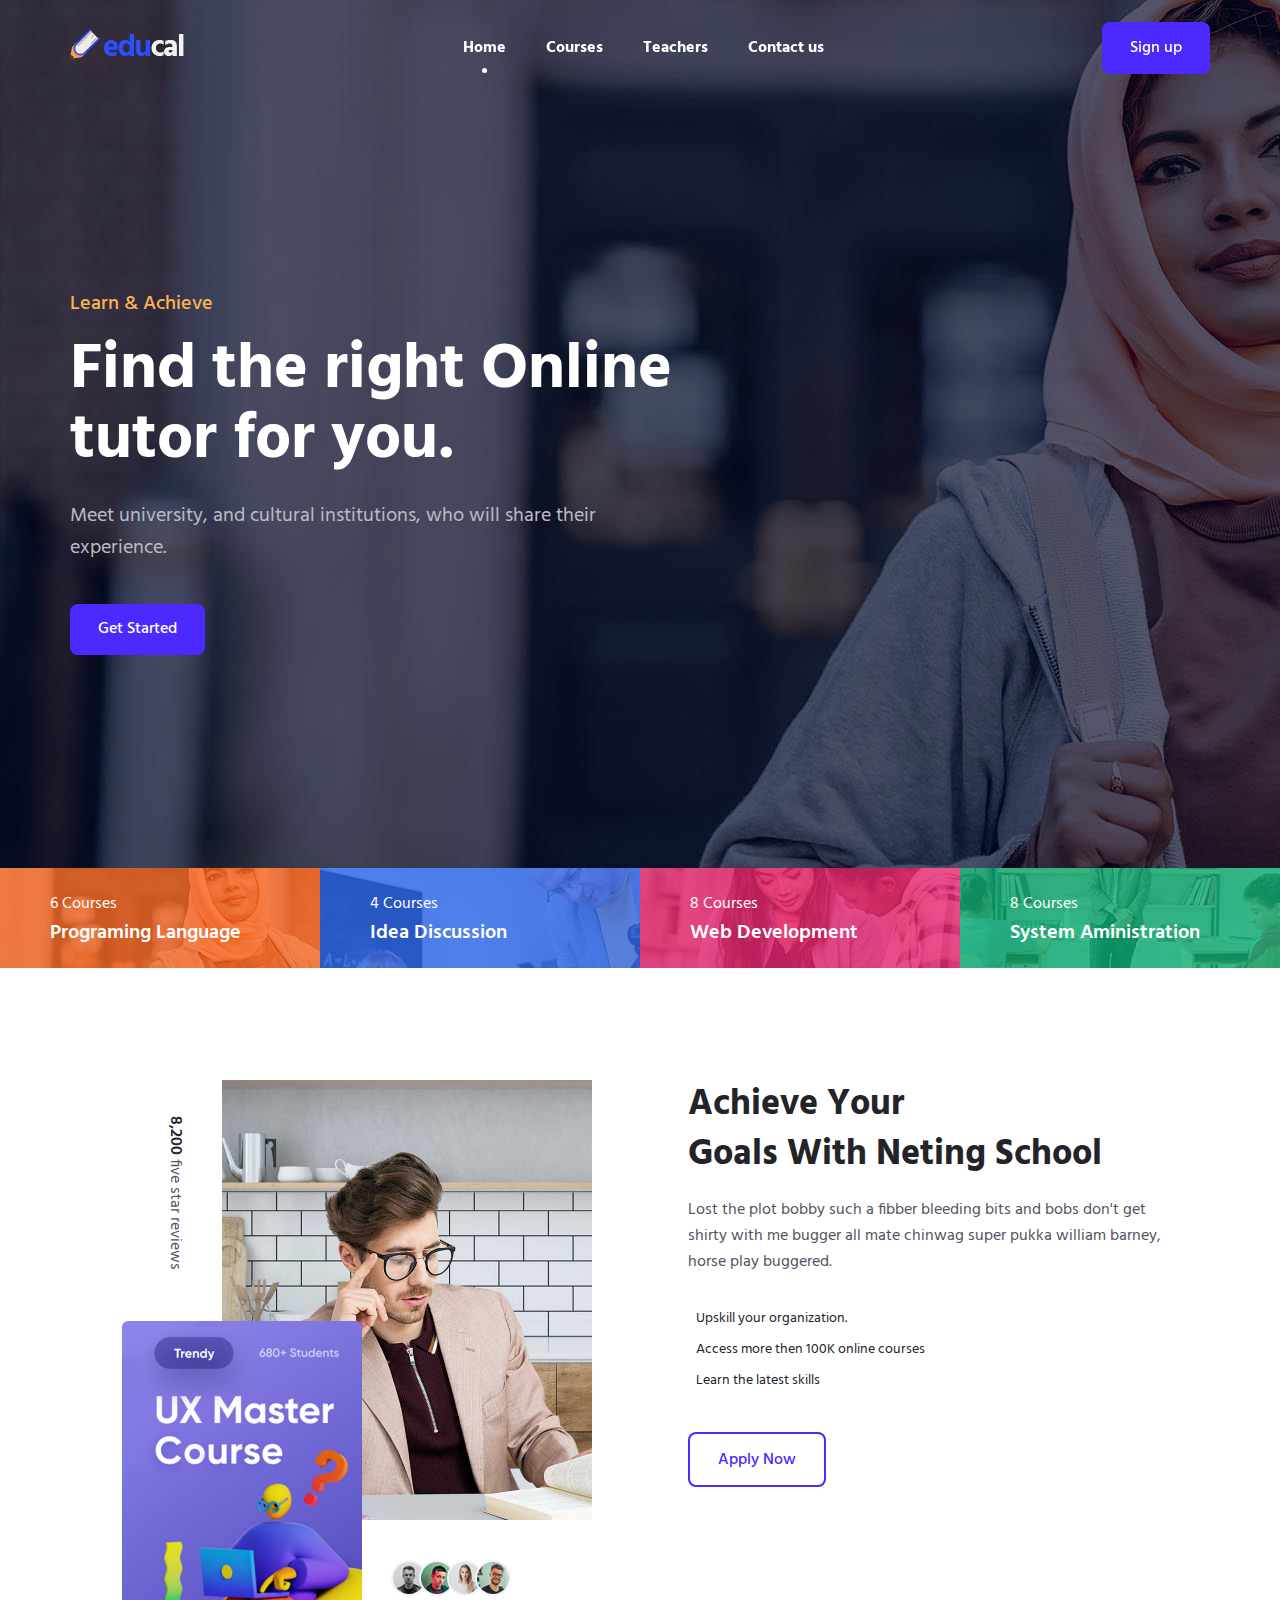
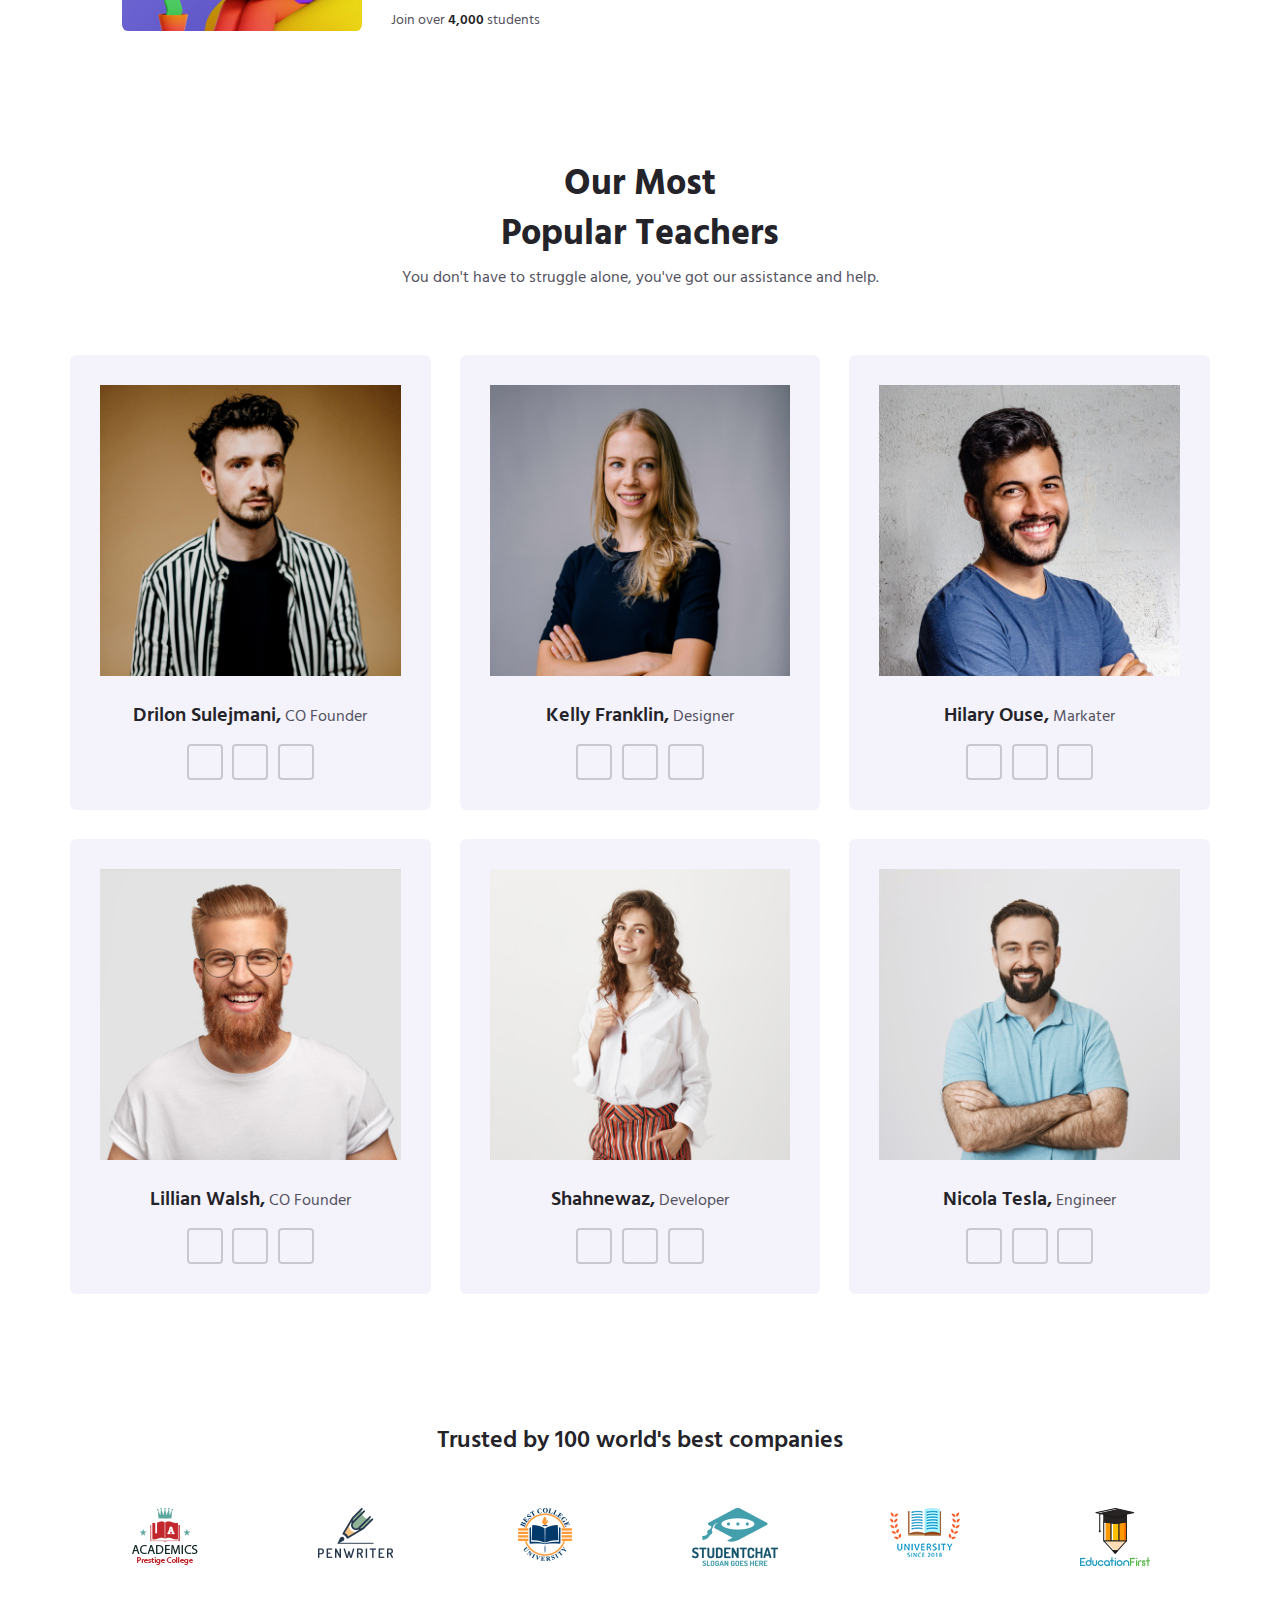
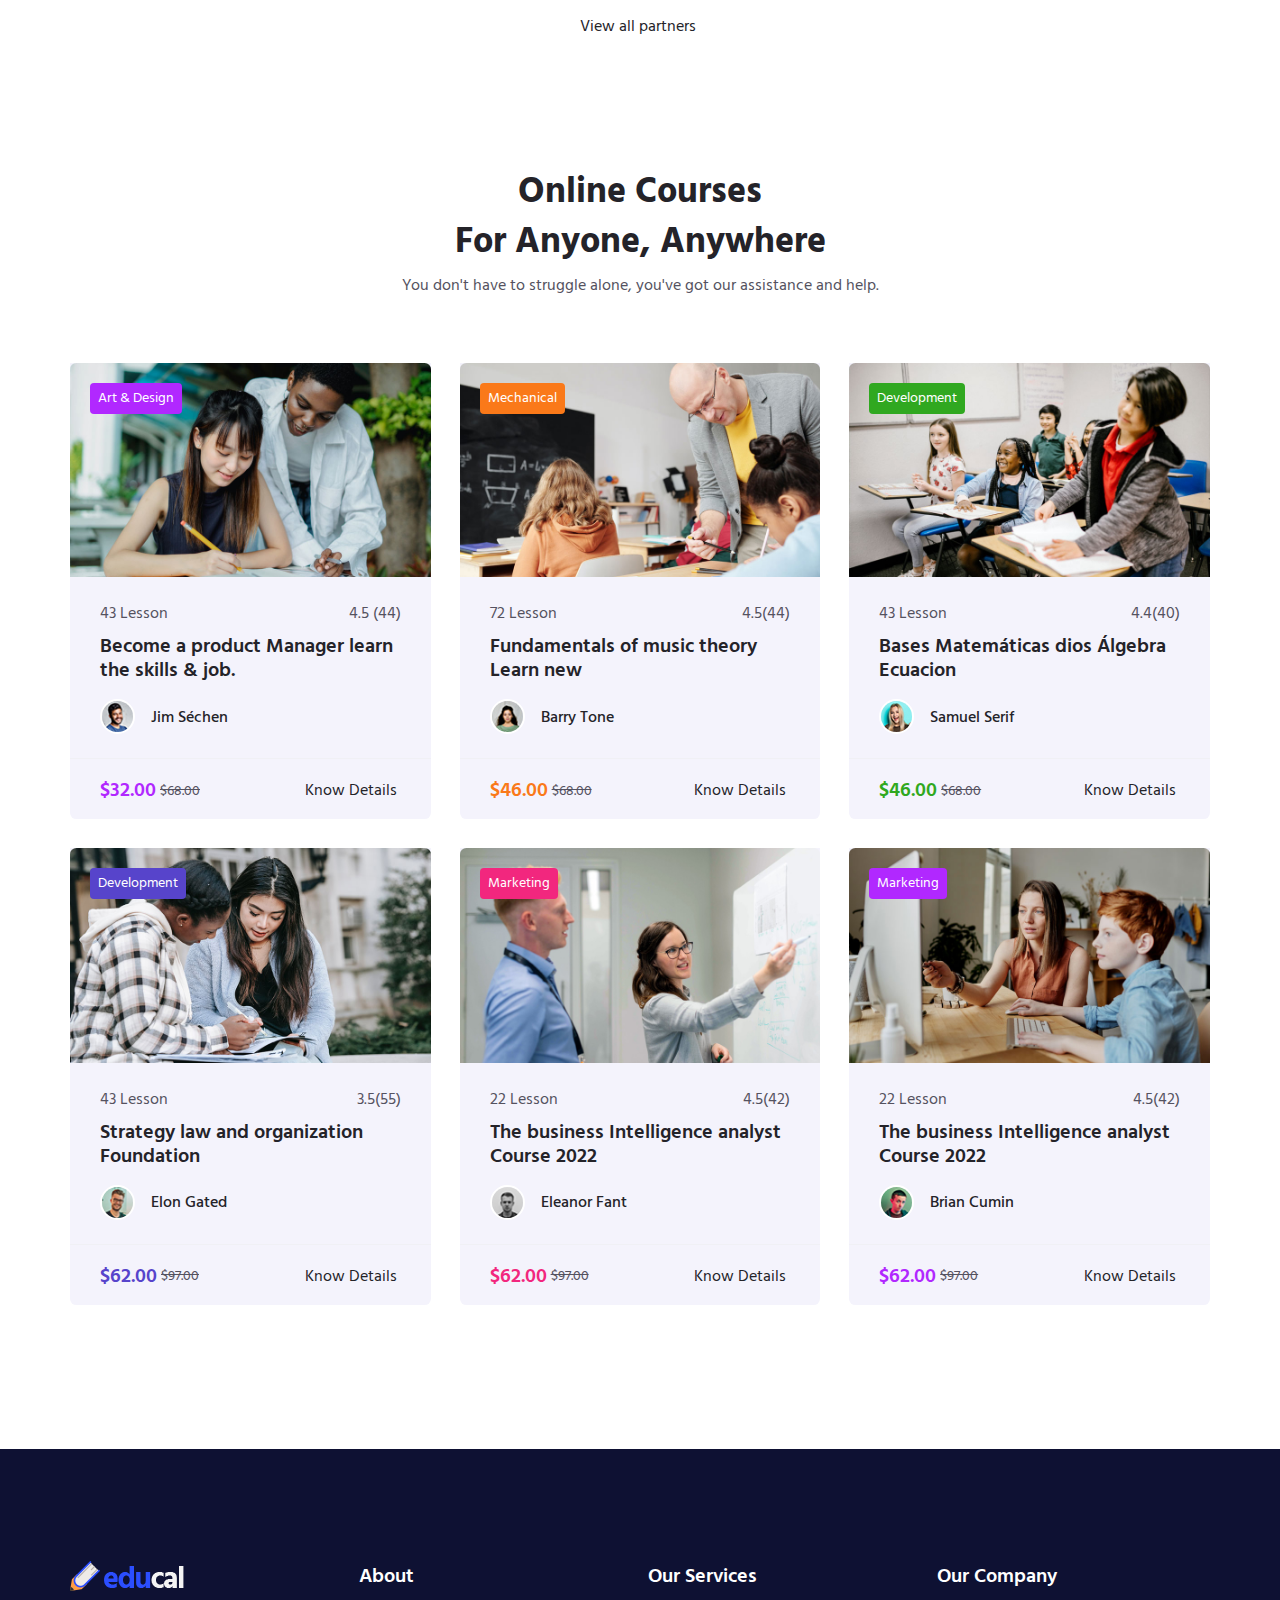
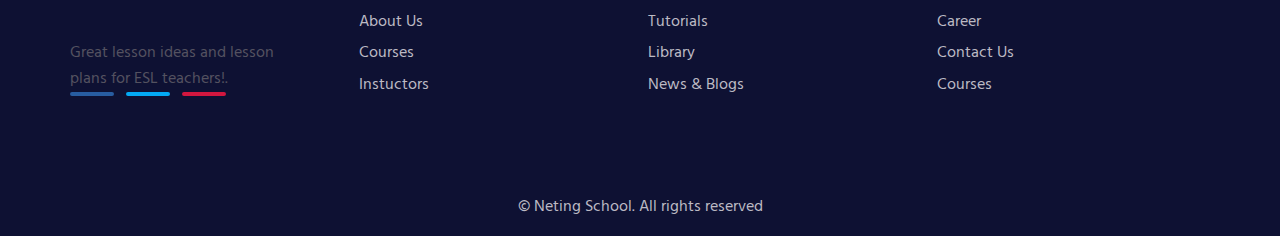
<file: index.html>
<!DOCTYPE html>
<html lang="en">
  <head>
    <meta charset="UTF-8" />
    <meta http-equiv="X-UA-Compatible" content="IE=edge" />
    <meta name="viewport" content="width=device-width, initial-scale=1.0" />

    <!--=============== UNICONS ===============-->
    <link
      rel="stylesheet"
      href="https://unicons.iconscout.com/release/v4.0.0/css/line.css"
    />
    <link
      rel="stylesheet"
      href="https://unicons.iconscout.com/release/v4.0.0/css/solid.css"
    />

    <!--=============== CSS ===============-->
    <link rel="stylesheet" href="assets/Css/style.css" />

    <title>Neting School</title>
  </head>
  <body>
    <!--=============== HEADER ===============-->
    <header class="header" id="header">
      <nav class="nav container">
        <a href="index.html" class="nav__logo logo__light"
          ><img src="assets/Img/logo-light.png" alt=""
        /></a>
        <a href="index.html" class="nav__logo logo__dark"
          ><img src="assets/Img/logo-dark.png" alt=""
        /></a>

        <div class="nav__menu" id="nav-menu">
          <ul class="nav__list">
            <li class="nav__item">
              <a href="index.html" class="nav__link active-link">Home</a>
            </li>

            <li class="nav__item">
              <a href="courses.html" class="nav__link">Courses</a>
            </li>

            <li class="nav__item">
              <a href="teachers.html" class="nav__link">Teachers</a>
            </li>

            <li class="nav__item">
              <a href="contact.html" class="nav__link">Contact us</a>
            </li>
          </ul>

          <div class="nav__close" id="nav-close">
            <i class="uil uil-times"></i>
          </div>
        </div>

        <div class="nav__toggle" id="nav-toggle">
          <i class="uil uil-apps"></i>
        </div>

        <a href="#" class="button button__header">Sign up</a>
      </nav>
    </header>

    <!--=============== MAIN ===============-->
    <main class="main">
      <!--=============== HOME ===============-->
      <section class="home" id="home">
        <div class="home__container container">
          <div class="home__data">
            <h3 class="home__subtitle">Learn & Achieve</h3>
            <h1 class="home__title">Find the right Online tutor for you.</h1>
            <p class="home__description">
              Meet university, and cultural institutions, who will share their
              experience.
            </p>
            <a href="#" class="button">Get Started</a>
          </div>
        </div>

        <div class="about__courses grid">
          <div class="about__course-item">
            <span class="about__course-total">6 Courses</span>
            <h3 class="about__course-title">Programing Language</h3>
          </div>

          <div class="about__course-item">
            <span class="about__course-total">4 Courses</span>
            <h3 class="about__course-title">Idea Discussion</h3>
          </div>

          <div class="about__course-item">
            <span class="about__course-total">8 Courses</span>
            <h3 class="about__course-title">Web Development</h3>
          </div>

          <div class="about__course-item">
            <span class="about__course-total">8 Courses</span>
            <h3 class="about__course-title">System Aministration</h3>
          </div>
        </div>
      </section>

      <!--=============== ABOUT ===============-->
      <section class="about section" id="about">
        <div class="about__container grid container">
          <div class="about__group">
            <div class="about__review">
              <p><span>8,200</span> five star reviews</p>
            </div>

            <div class="about__thumb">
              <img src="assets/Img/about.jpg" alt="" class="about__thumb-img" />
            </div>

            <div class="about__banner">
              <img
                src="assets/Img/about-banner.jpg"
                alt=""
                class="about__banner-img"
              />
            </div>

            <div class="about__students">
              <div class="students__group">
                <img
                  src="assets/Img/student-1.jpg"
                  alt=""
                  class="about__student-img"
                />
                <img
                  src="assets/Img/student-2.jpg"
                  alt=""
                  class="about__student-img"
                />
                <img
                  src="assets/Img/student-3.jpg"
                  alt=""
                  class="about__student-img"
                />
                <img
                  src="assets/Img/student-4.jpg"
                  alt=""
                  class="about__student-img"
                />
              </div>

              <p class="about__student-details">
                Join over <span>4,000</span> students
              </p>
            </div>
          </div>
          <div class="about__data">
            <h2 class="section__title about__title">
              Achieve Your <br />
              Goals With Neting School
            </h2>
            <p class="about__description">
              Lost the plot bobby such a fibber bleeding bits and bobs don't get
              shirty with me bugger all mate chinwag super pukka william barney,
              horse play buggered.
            </p>
            <div class="about__details">
              <p class="about__details-description">
                <i class="uil uil-check about__details-icon"></i>
                Upskill your organization.
              </p>

              <p class="about__details-description">
                <i class="uil uil-check about__details-icon"></i>
                Access more then 100K online courses
              </p>

              <p class="about__details-description">
                <i class="uil uil-check about__details-icon"></i>
                Learn the latest skills
              </p>
            </div>
            <a href="#" class="button button--link">Apply Now</a>
          </div>
        </div>
      </section>

      <!--=============== TEACHERS ===============-->
      <section class="teachers section" id="teachers">
        <h2 class="section__title">
          Our Most <br />
          Popular Teachers
        </h2>
        <p class="section__subtitle">
          You don't have to struggle alone, you've got our assistance and help.
        </p>

        <div class="teachers__container grid container">
          <div class="teacher__item">
            <div class="teacher__img-box">
              <img src="assets/Img/teacher-1.jpg" alt="" />
            </div>
            <h3 class="teacher__title">Drilon Sulejmani,</h3>
            <span>CO Founder</span>
            <div class="teacher__social">
              <a
                href="https://www.facebook.com/"
                target="_blank"
                class="teacher__social-link"
              >
                <i class="uil uil-facebook-f"></i>
              </a>
              <a
                href="https://twitter.com/"
                target="_blank"
                class="teacher__social-link"
              >
                <i class="uil uil-twitter"></i>
              </a>
              <a
                href="https://www.linkedin.com/"
                target="_blank"
                class="teacher__social-link"
              >
                <i class="uil uil-linkedin"></i>
              </a>
            </div>
          </div>

          <div class="teacher__item">
            <div class="teacher__img-box">
              <img src="assets/Img/teacher-2.jpg" alt="" />
            </div>
            <h3 class="teacher__title">Kelly Franklin,</h3>
            <span>Designer</span>
            <div class="teacher__social">
              <a
                href="https://www.facebook.com/"
                target="_blank"
                class="teacher__social-link"
              >
                <i class="uil uil-facebook-f"></i>
              </a>
              <a
                href="https://twitter.com/"
                target="_blank"
                class="teacher__social-link"
              >
                <i class="uil uil-twitter"></i>
              </a>
              <a
                href="https://www.linkedin.com/"
                target="_blank"
                class="teacher__social-link"
              >
                <i class="uil uil-linkedin"></i>
              </a>
            </div>
          </div>

          <div class="teacher__item">
            <div class="teacher__img-box">
              <img src="assets/Img/teacher-3.jpg" alt="" />
            </div>
            <h3 class="teacher__title">Hilary Ouse,</h3>
            <span>Markater</span>
            <div class="teacher__social">
              <a
                href="https://www.facebook.com/"
                target="_blank"
                class="teacher__social-link"
              >
                <i class="uil uil-facebook-f"></i>
              </a>
              <a
                href="https://twitter.com/"
                target="_blank"
                class="teacher__social-link"
              >
                <i class="uil uil-twitter"></i>
              </a>
              <a
                href="https://www.linkedin.com/"
                target="_blank"
                class="teacher__social-link"
              >
                <i class="uil uil-linkedin"></i>
              </a>
            </div>
          </div>

          <div class="teacher__item">
            <div class="teacher__img-box">
              <img src="assets/Img/teacher-4.jpg" alt="" />
            </div>
            <h3 class="teacher__title">Lillian Walsh,</h3>
            <span>CO Founder</span>
            <div class="teacher__social">
              <a
                href="https://www.facebook.com/"
                target="_blank"
                class="teacher__social-link"
              >
                <i class="uil uil-facebook-f"></i>
              </a>
              <a
                href="https://twitter.com/"
                target="_blank"
                class="teacher__social-link"
              >
                <i class="uil uil-twitter"></i>
              </a>
              <a
                href="https://www.linkedin.com/"
                target="_blank"
                class="teacher__social-link"
              >
                <i class="uil uil-linkedin"></i>
              </a>
            </div>
          </div>

          <div class="teacher__item">
            <div class="teacher__img-box">
              <img src="assets/Img/teacher-5.jpg" alt="" />
            </div>
            <h3 class="teacher__title">Shahnewaz,</h3>
            <span>Developer</span>
            <div class="teacher__social">
              <a
                href="https://www.facebook.com/"
                target="_blank"
                class="teacher__social-link"
              >
                <i class="uil uil-facebook-f"></i>
              </a>
              <a
                href="https://twitter.com/"
                target="_blank"
                class="teacher__social-link"
              >
                <i class="uil uil-twitter"></i>
              </a>
              <a
                href="https://www.linkedin.com/"
                target="_blank"
                class="teacher__social-link"
              >
                <i class="uil uil-linkedin"></i>
              </a>
            </div>
          </div>

          <div class="teacher__item">
            <div class="teacher__img-box">
              <img src="assets/Img/teacher-6.jpg" alt="" />
            </div>
            <h3 class="teacher__title">Nicola Tesla,</h3>
            <span>Engineer</span>
            <div class="teacher__social">
              <a
                href="https://www.facebook.com/"
                target="_blank"
                class="teacher__social-link"
              >
                <i class="uil uil-facebook-f"></i>
              </a>
              <a
                href="https://twitter.com/"
                target="_blank"
                class="teacher__social-link"
              >
                <i class="uil uil-twitter"></i>
              </a>
              <a
                href="https://www.linkedin.com/"
                target="_blank"
                class="teacher__social-link"
              >
                <i class="uil uil-linkedin"></i>
              </a>
            </div>
          </div>
        </div>
      </section>

      <!--=============== BRANDS ===============-->
      <section class="brand section container">
        <h3 class="brand__title">Trusted by 100 world's best companies</h3>

        <div class="brand__container grid">
          <img src="assets/Img/brand-1.png" alt="" />
          <img src="assets/Img/brand-2.png" alt="" />
          <img src="assets/Img/brand-3.png" alt="" />
          <img src="assets/Img/brand-4.png" alt="" />
          <img src="assets/Img/brand-5.png" alt="" />
          <img src="assets/Img/brand-6.png" alt="" />
        </div>

        <span class="brand__button">
          View all partners
          <i class="uil uil-arrow-right brand__button-icon"></i>
        </span>
      </section>

      <!--=============== COURSES ===============-->
      <section class="courses section" id="courses">
        <h2 class="section__title">
          Online Courses <br />
          For Anyone, Anywhere
        </h2>
        <p class="section__subtitle">
          You don't have to struggle alone, you've got our assistance and help.
        </p>

        <div class="courses__container grid container">
          <div class="course__item">
            <div class="course__box">
              <img src="assets/Img/course-1.jpg" alt="" class="course__img" />
              <div class="course__tag">Art & Design</div>
            </div>
            <div class="course__content">
              <div class="course__meta">
                <div class="course__lesson">
                  <i class="uil uil-book-alt"></i> 43 Lesson
                </div>

                <div class="course__rating">
                  <i class="uis uis-star"></i> 4.5 (44)
                </div>
              </div>
              <h3 class="course__title">
                Become a product Manager learn the skills & job.
              </h3>
              <div class="course__teacher">
                <img
                  src="assets/Img/course-teacher-1.jpg"
                  alt=""
                  class="course__teacher-img"
                />
                <h3 class="course__teacher-title">Jim Séchen</h3>
              </div>
            </div>

            <div class="course__more">
              <div class="course__prices">
                <span class="course__discount">$32.00</span>
                <span class="course__price">$68.00</span>
              </div>

              <span class="course__button">
                Know Details
                <i class="uil uil-arrow-right course__button-icon"></i>
              </span>
            </div>
          </div>

          <div class="course__item">
            <div class="course__box">
              <img src="assets/Img/course-2.jpg" alt="" class="course__img" />
              <div class="course__tag">Mechanical</div>
            </div>
            <div class="course__content">
              <div class="course__meta">
                <div class="course__lesson">
                  <i class="uil uil-book-alt"></i> 72 Lesson
                </div>

                <div class="course__rating">
                  <i class="uis uis-star"></i> 4.5(44)
                </div>
              </div>
              <h3 class="course__title">
                Fundamentals of music theory Learn new
              </h3>
              <div class="course__teacher">
                <img
                  src="assets/Img/course-teacher-2.jpg"
                  alt=""
                  class="course__teacher-img"
                />
                <h3 class="course__teacher-title">Barry Tone</h3>
              </div>
            </div>

            <div class="course__more">
              <div class="course__prices">
                <span class="course__discount">$46.00</span>
                <span class="course__price">$68.00</span>
              </div>

              <span class="course__button">
                Know Details
                <i class="uil uil-arrow-right course__button-icon"></i>
              </span>
            </div>
          </div>

          <div class="course__item">
            <div class="course__box">
              <img src="assets/Img/course-3.jpg" alt="" class="course__img" />
              <div class="course__tag">Development</div>
            </div>
            <div class="course__content">
              <div class="course__meta">
                <div class="course__lesson">
                  <i class="uil uil-book-alt"></i> 43 Lesson
                </div>

                <div class="course__rating">
                  <i class="uis uis-star"></i> 4.4(40)
                </div>
              </div>
              <h3 class="course__title">
                Bases Matemáticas dios Álgebra Ecuacion
              </h3>
              <div class="course__teacher">
                <img
                  src="assets/Img/course-teacher-3.jpg"
                  alt=""
                  class="course__teacher-img"
                />
                <h3 class="course__teacher-title">Samuel Serif</h3>
              </div>
            </div>

            <div class="course__more">
              <div class="course__prices">
                <span class="course__discount">$46.00</span>
                <span class="course__price">$68.00</span>
              </div>

              <span class="course__button">
                Know Details
                <i class="uil uil-arrow-right course__button-icon"></i>
              </span>
            </div>
          </div>

          <div class="course__item">
            <div class="course__box">
              <img src="assets/Img/course-4.jpg" alt="" class="course__img" />
              <div class="course__tag">Development</div>
            </div>
            <div class="course__content">
              <div class="course__meta">
                <div class="course__lesson">
                  <i class="uil uil-book-alt"></i> 43 Lesson
                </div>

                <div class="course__rating">
                  <i class="uis uis-star"></i> 3.5(55)
                </div>
              </div>
              <h3 class="course__title">
                Strategy law and organization Foundation
              </h3>
              <div class="course__teacher">
                <img
                  src="assets/Img/course-teacher-4.jpg"
                  alt=""
                  class="course__teacher-img"
                />
                <h3 class="course__teacher-title">Elon Gated</h3>
              </div>
            </div>

            <div class="course__more">
              <div class="course__prices">
                <span class="course__discount">$62.00</span>
                <span class="course__price">$97.00</span>
              </div>

              <span class="course__button">
                Know Details
                <i class="uil uil-arrow-right course__button-icon"></i>
              </span>
            </div>
          </div>

          <div class="course__item">
            <div class="course__box">
              <img src="assets/Img/course-5.jpg" alt="" class="course__img" />
              <div class="course__tag">Marketing</div>
            </div>
            <div class="course__content">
              <div class="course__meta">
                <div class="course__lesson">
                  <i class="uil uil-book-alt"></i> 22 Lesson
                </div>

                <div class="course__rating">
                  <i class="uis uis-star"></i> 4.5(42)
                </div>
              </div>
              <h3 class="course__title">
                The business Intelligence analyst Course 2022
              </h3>
              <div class="course__teacher">
                <img
                  src="assets/Img/course-teacher-5.jpg"
                  alt=""
                  class="course__teacher-img"
                />
                <h3 class="course__teacher-title">Eleanor Fant</h3>
              </div>
            </div>

            <div class="course__more">
              <div class="course__prices">
                <span class="course__discount">$62.00</span>
                <span class="course__price">$97.00</span>
              </div>

              <span class="course__button">
                Know Details
                <i class="uil uil-arrow-right course__button-icon"></i>
              </span>
            </div>
          </div>

          <div class="course__item">
            <div class="course__box">
              <img src="assets/Img/course-6.jpg" alt="" class="course__img" />
              <div class="course__tag">Marketing</div>
            </div>
            <div class="course__content">
              <div class="course__meta">
                <div class="course__lesson">
                  <i class="uil uil-book-alt"></i> 22 Lesson
                </div>

                <div class="course__rating">
                  <i class="uis uis-star"></i> 4.5(42)
                </div>
              </div>
              <h3 class="course__title">
                The business Intelligence analyst Course 2022
              </h3>
              <div class="course__teacher">
                <img
                  src="assets/Img/course-teacher-6.jpg"
                  alt=""
                  class="course__teacher-img"
                />
                <h3 class="course__teacher-title">Brian Cumin</h3>
              </div>
            </div>

            <div class="course__more">
              <div class="course__prices">
                <span class="course__discount">$62.00</span>
                <span class="course__price">$97.00</span>
              </div>

              <span class="course__button">
                Know Details
                <i class="uil uil-arrow-right course__button-icon"></i>
              </span>
            </div>
          </div>
        </div>
      </section>
    </main>

    <!--=============== FOOTER ===============-->
    <footer class="footer section">
      <div class="footer__container grid container">
        <div class="footer__content">
          <img src="assets/Img/logo-light.png" alt="" class="footer__logo" />
          <p class="footer__description">
            Great lesson ideas and lesson <br />
            plans for ESL teachers!.
          </p>
          <div class="footer__social">
            <a href="https://www.facebook.com/" class="footer__social-link">
                <i class="uil uil-facebook-f"></i>
            </a>
            <a href="https://twitter.com/" class="footer__social-link">
                <i class="uil uil-twitter"></i>
            </a>
            <a href="https://www.youtube.com/" class="footer__social-link">
                <i class="uil uil-youtube"></i>
            </a>
          </div>
        </div>

        <div class="footer__content">
            <h3 class="footer__title">About</h3>

            <ul class="footer__links">
                <li><a href="#" class="footer__link">About Us</a></li>
                <li><a href="#" class="footer__link">Courses</a></li>
                <li><a href="#" class="footer__link">Instuctors</a></li>
            </ul>
        </div>

        <div class="footer__content">
            <h3 class="footer__title">Our Services</h3>

            <ul class="footer__links">
                <li><a href="#" class="footer__link">Tutorials</a></li>
                <li><a href="#" class="footer__link">Library</a></li>
                <li><a href="#" class="footer__link">News & Blogs</a></li>
            </ul>
        </div>

        <div class="footer__content">
            <h3 class="footer__title">Our Company</h3>

            <ul class="footer__links">
                <li><a href="#" class="footer__link">Career</a></li>
                <li><a href="#" class="footer__link">Contact Us</a></li>
                <li><a href="#" class="footer__link">Courses</a></li>
            </ul>
        </div>

      </div>

      <span class="footer__copy">&#169; Neting School. All rights reserved</span>
    </footer>

    <!--=============== JS ===============-->
    <script src="assets/Js/main.js"></script>
  </body>
</html>
</file>
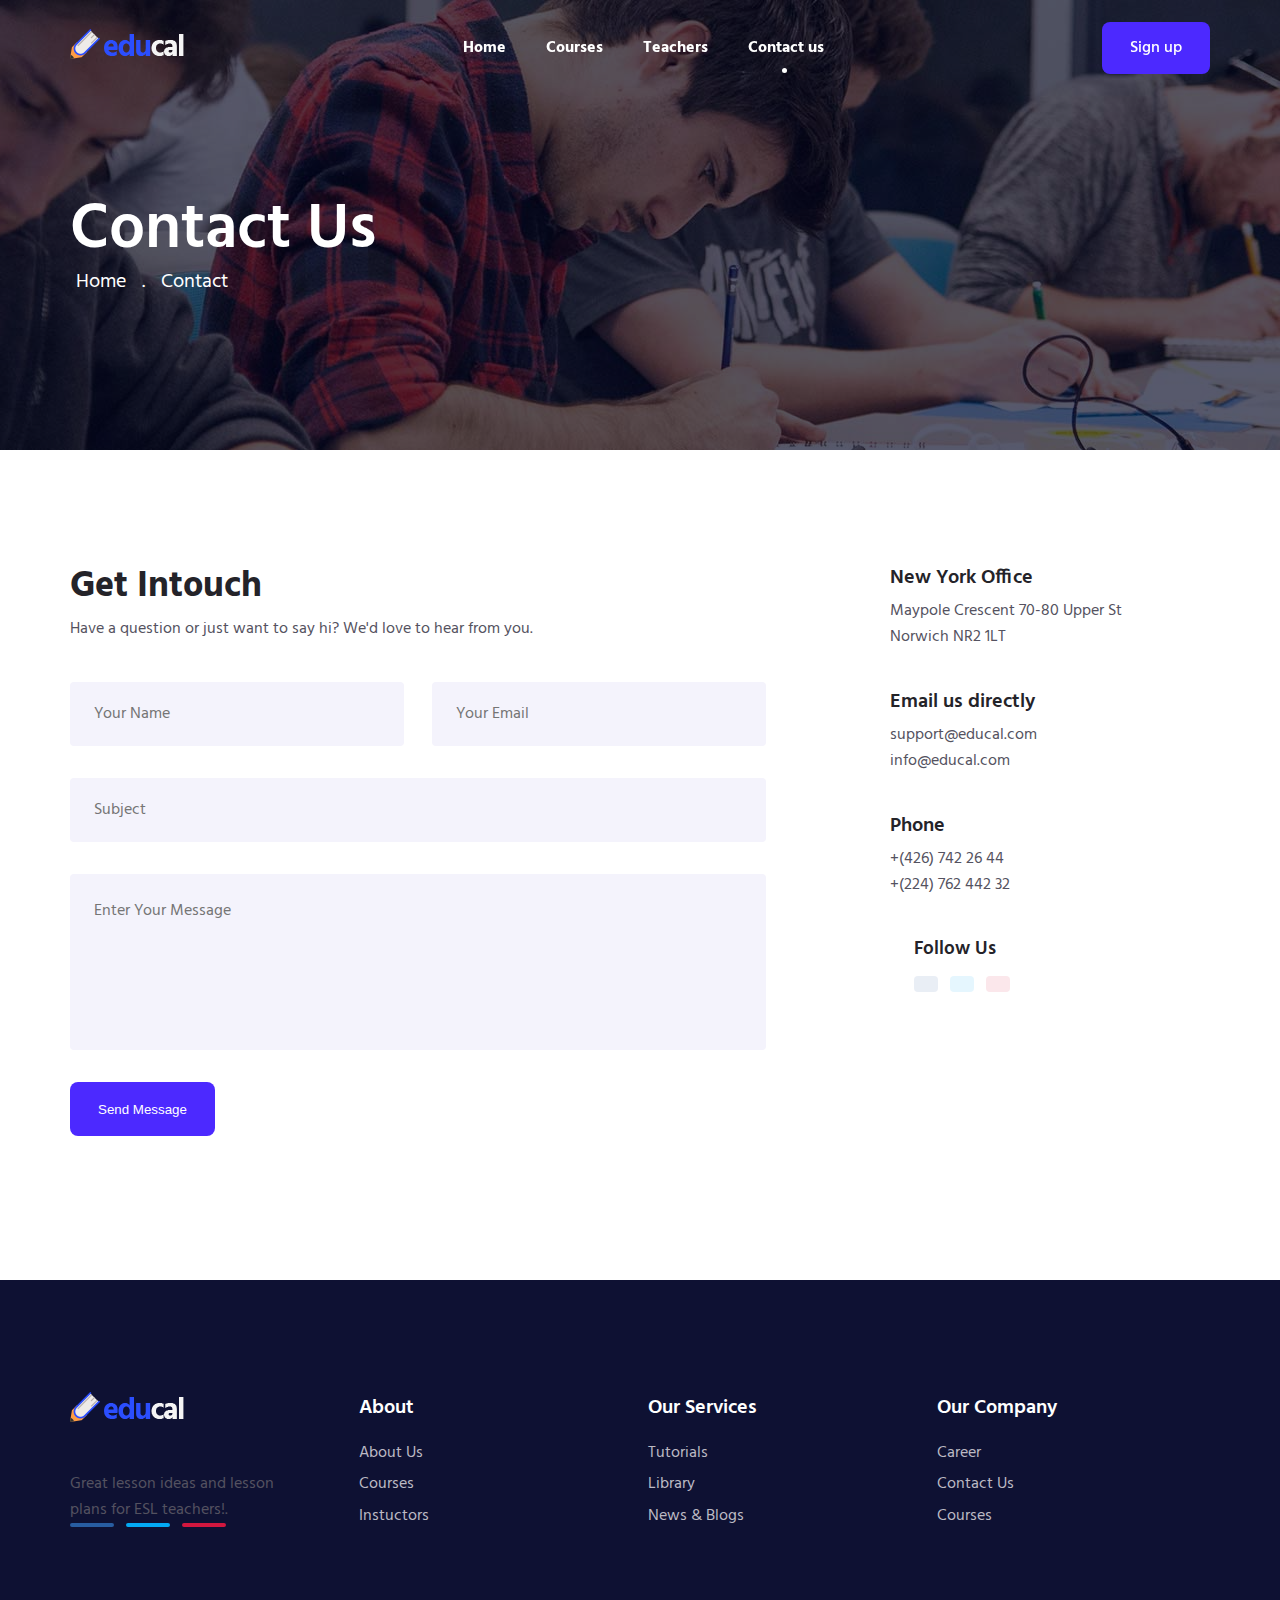
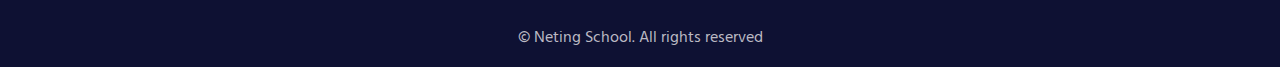
<file: contact.html>
<!DOCTYPE html>
<html lang="en">
<head>
    <meta charset="UTF-8">
    <meta http-equiv="X-UA-Compatible" content="IE=edge">
    <meta name="viewport" content="width=device-width, initial-scale=1.0">

    <!--=============== UNICONS ===============-->
    <link rel="stylesheet" href="https://unicons.iconscout.com/release/v4.0.0/css/line.css">
    <link rel="stylesheet" href="https://unicons.iconscout.com/release/v4.0.0/css/solid.css">

    <!--=============== CSS ===============-->
    <link rel="stylesheet" href="assets/Css/style.css">

    <title>Neting School</title>
</head>
<body>
   <!--=============== HEADER ===============-->
   <header class="header" id="header">
    <nav class="nav container">
      <a href="index.html" class="nav__logo logo__light"
        ><img src="assets/Img/logo-light.png" alt=""
      /></a>
      <a href="index.html" class="nav__logo logo__dark"
        ><img src="assets/Img/logo-dark.png" alt=""
      /></a>

      <div class="nav__menu" id="nav-menu">
        <ul class="nav__list">
          <li class="nav__item">
            <a href="index.html" class="nav__link">Home</a>
          </li>

          <li class="nav__item">
            <a href="courses.html" class="nav__link" >Courses</a>
          </li>

          <li class="nav__item">
            <a href="teachers.html" class="nav__link">Teachers</a>
          </li>

          <li class="nav__item">
            <a href="contact.html" class="nav__link active-link">Contact us</a>
          </li>
        </ul>

        <div class="nav__close" id="nav-close">
          <i class="uil uil-times"></i>
        </div>
      </div>

      <div class="nav__toggle" id="nav-toggle">
        <i class="uil uil-apps"></i>
      </div>

      <a href="#" class="button button__header">Sign up</a>
    </nav>
  </header>

    <!--=============== MAIN ===============-->
    <main class="main">
        <!--=============== PAGE TITLE ===============-->
        <section class="page__title-area">
            <div class="page__title-wrapper container">
                <h1 class="page__title">Contact Us</h1>

                <nav class="breadcrumb">
                    <ul class="breadcrumb__list">
                        <li class="breadcrumb__item">
                            <a href="index.html" class="breadcrumb__link">Home</a>
                        </li>
                        <li class="breadcrumb__item">
                            <span class="breadcrumb__link">.</span>
                        </li>
                        <li class="breadcrumb__item">
                           <span class="breadcrumb__link">Contact</span>
                        </li>
                    </ul>
                </nav>
            </div>
        </section>

        <!--=============== CONTACT ===============-->
        <section class="contact section">
            <div class="contact__container grid container">
                <div class="contact__content">
                    <h2 class="section__title contact__title">Get Intouch</h2>
                    <p class="contact__subtitle">Have a question or just want to say hi? We'd love to hear from you.</p>

                    <form action="" class="contact__form">
                        <div class="contact__form-group">
                            <div class="contact__form-div">
                                <input type="text" class="contact__form-input" placeholder="Your Name">
                            </div>

                            <div class="contact__form-div">
                                <input type="email" class="contact__form-input" placeholder="Your Email">
                            </div>
                        </div>

                        <div class="contact__form-div">
                            <input type="text" class="contact__form-input" placeholder="Subject">
                        </div>

                        <div class="contact__form-div contact__form-area">
                            <textarea name="" id="" cols="30" rows="10" class="contact__form-input" placeholder="Enter Your Message"></textarea>
                        </div>

                        <button class="button" style="cursor: pointer; border: none; padding: 1.20rem 1.75rem;">Send Message</button>
                    </form>
                </div>
                <div class="contact__group">
                    <div class="contact__info">
                        <div class="contact__item">
                            <i class="uil uil-map-marker contact__icon"></i>

                            <div>
                                <h3 class="contact__item-title">New York Office</h3>
                                <span class="contact__item-subtitle">Maypole Crescent 70-80 Upper St</span>
                                <span class="contact__item-subtitle">Norwich NR2 1LT</span>
                            </div>
                        </div>

                        <div class="contact__item">
                            <i class="uil uil-envelope-alt contact__icon"></i>

                            <div>
                                <h3 class="contact__item-title">Email us directly</h3>
                                <span class="contact__item-subtitle">support@educal.com</span>
                                <span class="contact__item-subtitle">info@educal.com</span>
                            </div>
                        </div>

                        <div class="contact__item">
                            <i class="uil uil-phone contact__icon"></i>

                            <div>
                                <h3 class="contact__item-title">Phone</h3>
                                <span class="contact__item-subtitle">+(426) 742 26 44</span>
                                <span class="contact__item-subtitle">+(224) 762 442 32</span>
                            </div>
                        </div>

                        <div class="contact__item">
                            <h3 class="contact__social-title">Follow Us</h3>
                            <div class="course__social">
                                <a href="https://www.facebook.com/" class="course__social-link">
                                    <i class="uil uil-facebook-f"></i>
                                </a>
                                <a href="https://twitter.com/" class="course__social-link">
                                    <i class="uil uil-twitter"></i>
                                </a>
                                <a href="https://www.youtube.com/" class="course__social-link">
                                    <i class="uil uil-youtube"></i>
                                </a>
                            </div>
                        </div>
                    </div>
                </div>
            </div>
        </section>
    </main>

 <!--=============== FOOTER ===============-->
 <footer class="footer section">
    <div class="footer__container grid container">
      <div class="footer__content">
        <img src="assets/Img/logo-light.png" alt="" class="footer__logo" />
        <p class="footer__description">
          Great lesson ideas and lesson <br />
          plans for ESL teachers!.
        </p>
        <div class="footer__social">
          <a href="https://www.facebook.com/" class="footer__social-link">
              <i class="uil uil-facebook-f"></i>
          </a>
          <a href="https://twitter.com/" class="footer__social-link">
              <i class="uil uil-twitter"></i>
          </a>
          <a href="https://www.youtube.com/" class="footer__social-link">
              <i class="uil uil-youtube"></i>
          </a>
        </div>
      </div>

      <div class="footer__content">
          <h3 class="footer__title">About</h3>

          <ul class="footer__links">
              <li><a href="#" class="footer__link">About Us</a></li>
              <li><a href="#" class="footer__link">Courses</a></li>
              <li><a href="#" class="footer__link">Instuctors</a></li>
          </ul>
      </div>

      <div class="footer__content">
          <h3 class="footer__title">Our Services</h3>

          <ul class="footer__links">
              <li><a href="#" class="footer__link">Tutorials</a></li>
              <li><a href="#" class="footer__link">Library</a></li>
              <li><a href="#" class="footer__link">News & Blogs</a></li>
          </ul>
      </div>

      <div class="footer__content">
          <h3 class="footer__title">Our Company</h3>

          <ul class="footer__links">
              <li><a href="#" class="footer__link">Career</a></li>
              <li><a href="#" class="footer__link">Contact Us</a></li>
              <li><a href="#" class="footer__link">Courses</a></li>
          </ul>
      </div>

    </div>

    <span class="footer__copy">&#169; Neting School. All rights reserved</span>
  </footer>

    <!--=============== JS ===============-->
    <script src="assets/Js/main.js"></script>
</body>
</html>
</file>
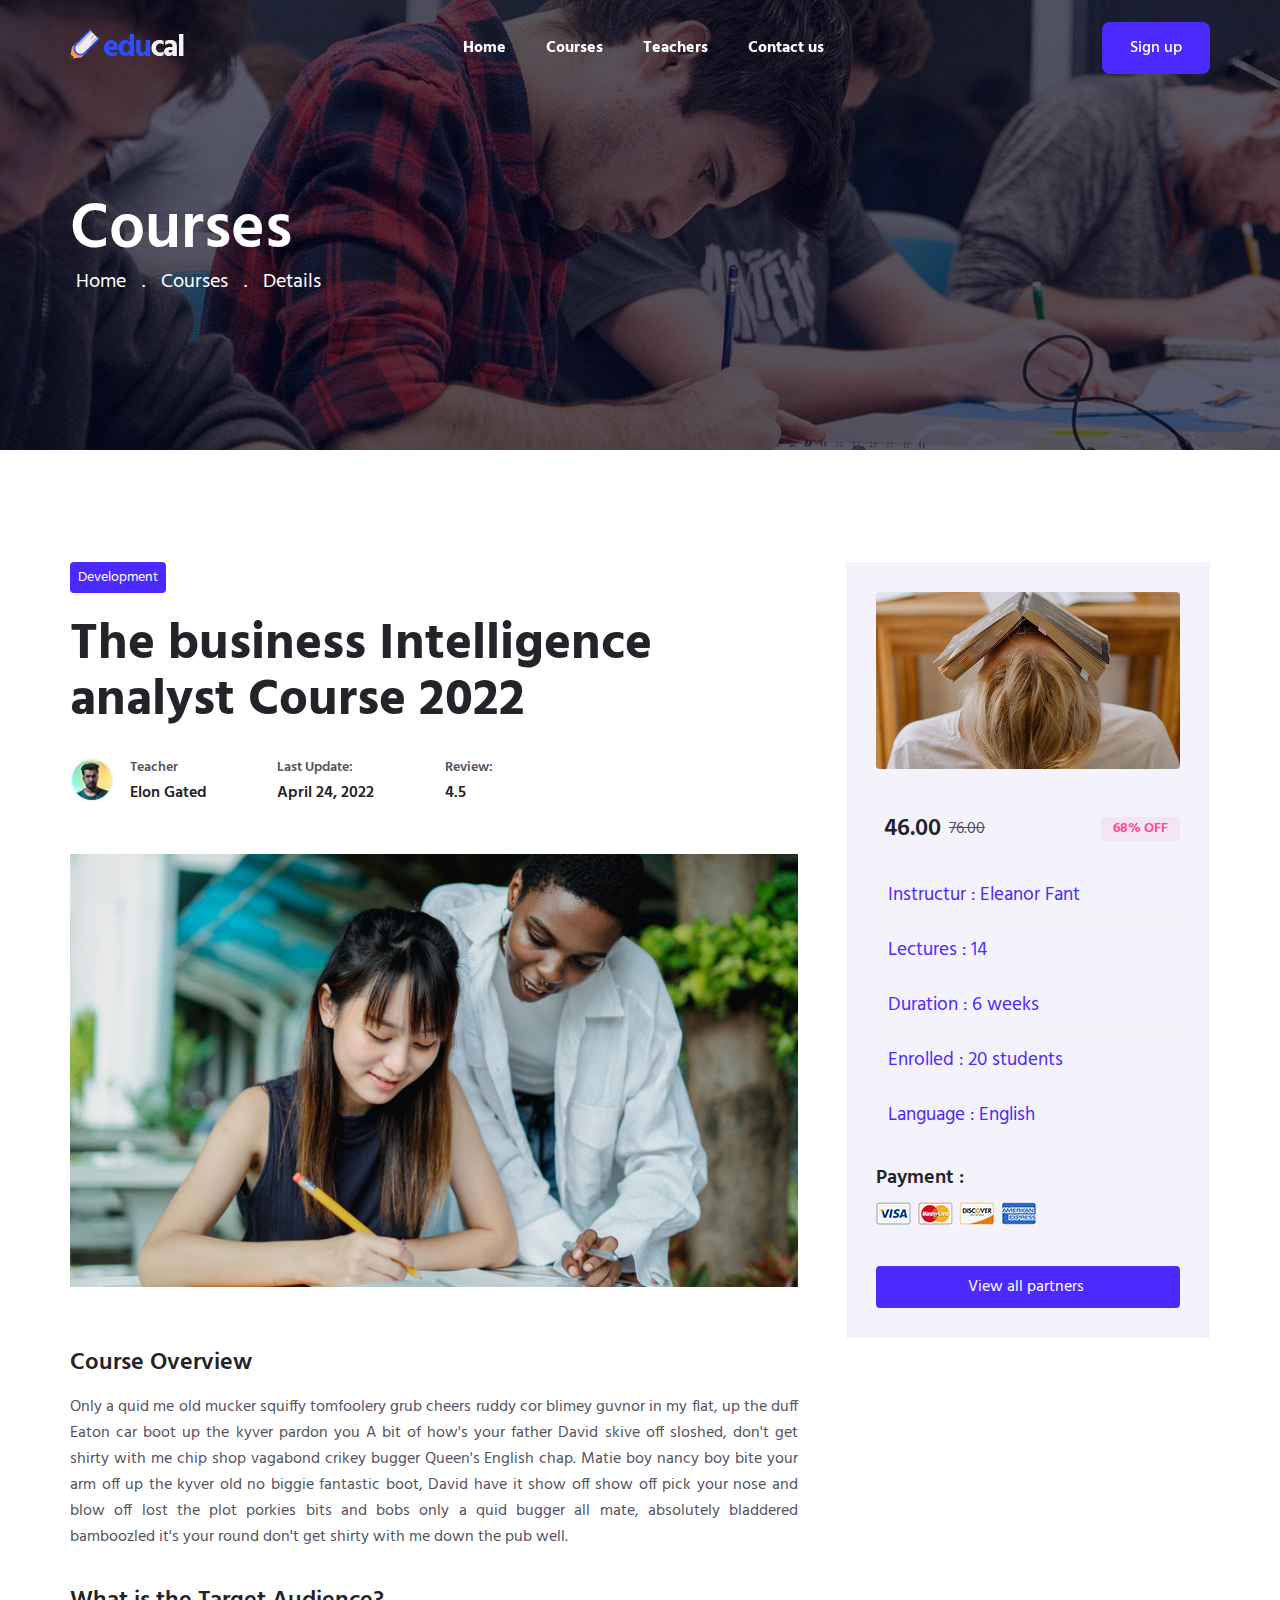
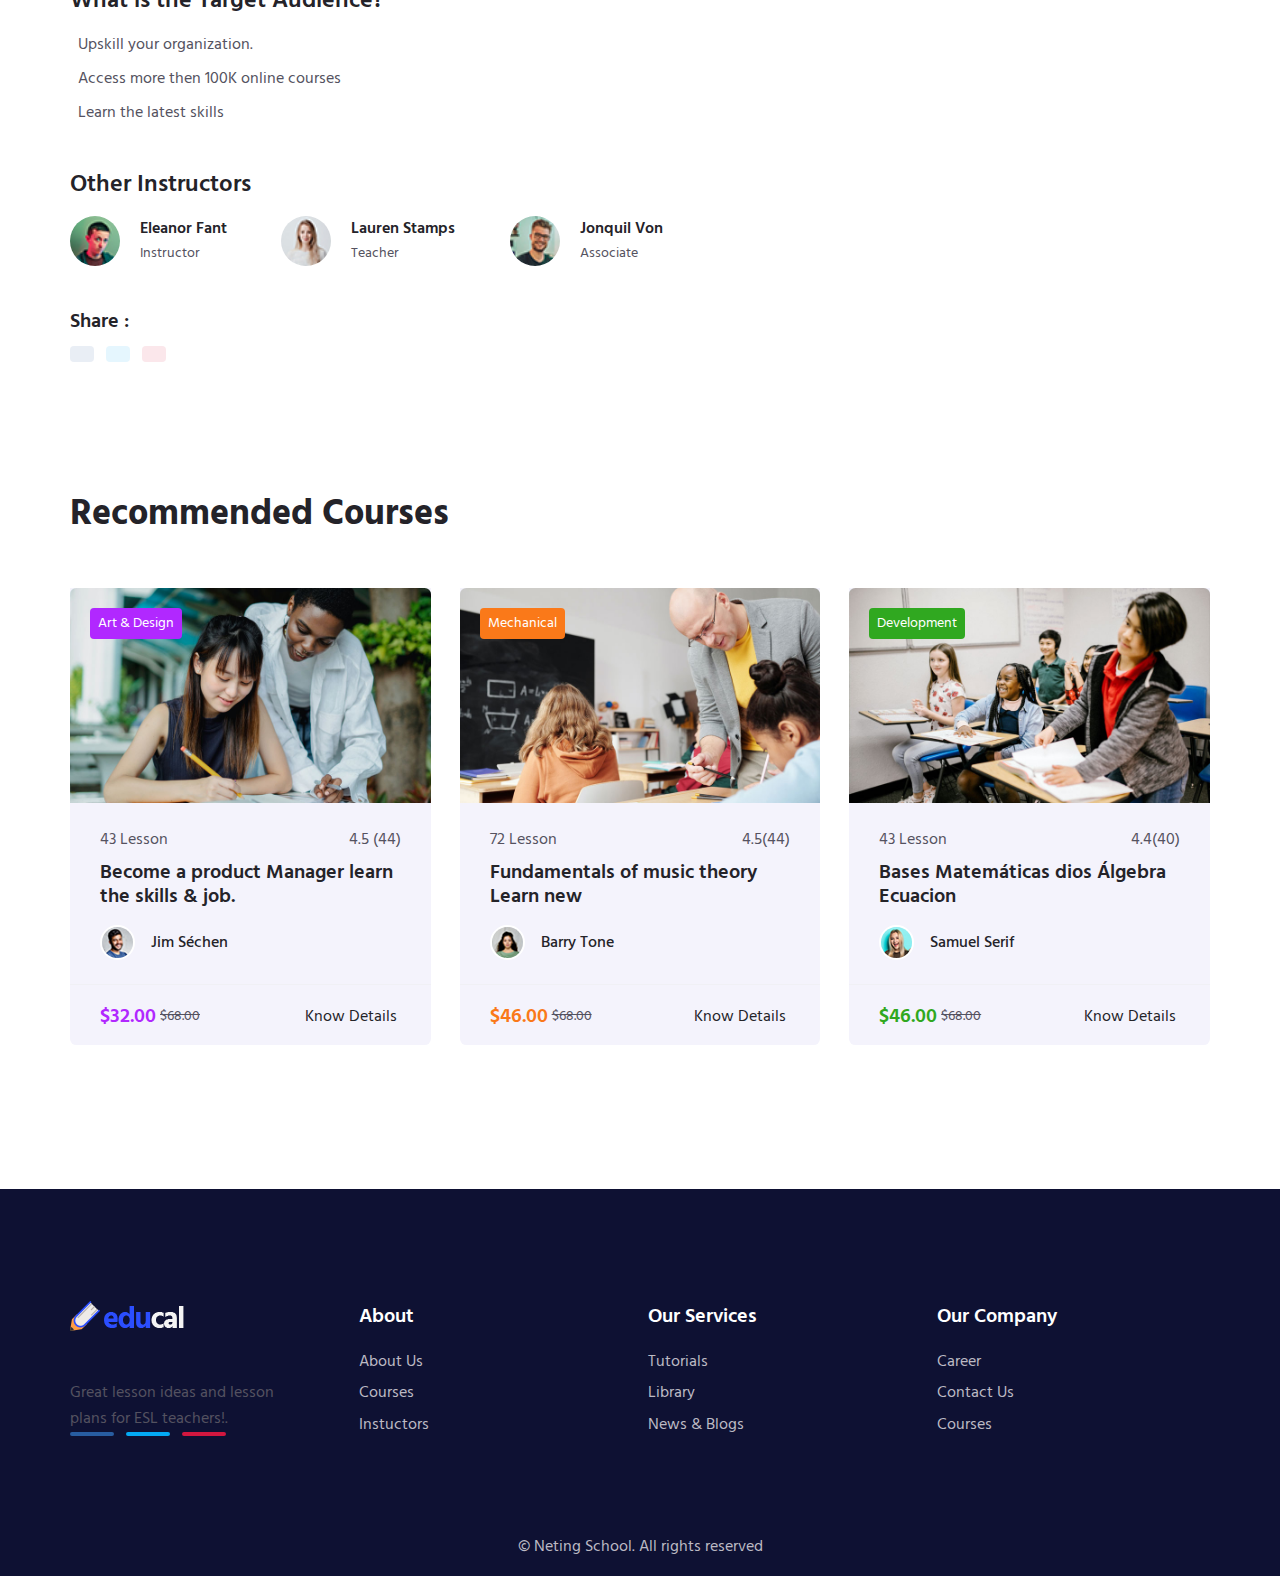
<file: course-details.html>
<!DOCTYPE html>
<html lang="en">
<head>
    <meta charset="UTF-8">
    <meta http-equiv="X-UA-Compatible" content="IE=edge">
    <meta name="viewport" content="width=device-width, initial-scale=1.0">

    <!--=============== UNICONS ===============-->
    <link rel="stylesheet" href="https://unicons.iconscout.com/release/v4.0.0/css/line.css">
    <link rel="stylesheet" href="https://unicons.iconscout.com/release/v4.0.0/css/solid.css">

    <!--=============== CSS ===============-->
    <link rel="stylesheet" href="assets/Css/style.css">

    <title>Neting School</title>
</head>
<body>
    <!--=============== HEADER ===============-->
    <header class="header" id="header">
        <nav class="nav container">
          <a href="index.html" class="nav__logo logo__light"
            ><img src="assets/Img/logo-light.png" alt=""
          /></a>
          <a href="index.html" class="nav__logo logo__dark"
            ><img src="assets/Img/logo-dark.png" alt=""
          /></a>
  
          <div class="nav__menu" id="nav-menu">
            <ul class="nav__list">
              <li class="nav__item">
                <a href="index.html" class="nav__link">Home</a>
              </li>
  
              <li class="nav__item">
                <a href="courses.html" class="nav__link" >Courses</a>
              </li>
  
              <li class="nav__item">
                <a href="teachers.html" class="nav__link">Teachers</a>
              </li>
  
              <li class="nav__item">
                <a href="contact.html" class="nav__link">Contact us</a>
              </li>
            </ul>
  
            <div class="nav__close" id="nav-close">
              <i class="uil uil-times"></i>
            </div>
          </div>
  
          <div class="nav__toggle" id="nav-toggle">
            <i class="uil uil-apps"></i>
          </div>
  
          <a href="#" class="button button__header">Sign up</a>
        </nav>
      </header>

    <!--=============== MAIN ===============-->
    <main class="main">
        <!--=============== PAGE TITLE ===============-->
        <section class="page__title-area">
            <div class="page__title-wrapper container">
                <h1 class="page__title">Courses</h1>

                <nav class="breadcrumb">
                    <ul class="breadcrumb__list">
                        <li class="breadcrumb__item">
                            <a href="index.html" class="breadcrumb__link">Home</a>
                        </li>
                        <li class="breadcrumb__item">
                            <span class="breadcrumb__link">.</span>
                        </li>
                        <li class="breadcrumb__item">
                           <span class="breadcrumb__link">Courses</span>
                        </li>

                        <li class="breadcrumb__item">
                            <span class="breadcrumb__link">.</span>
                        </li>
                        <li class="breadcrumb__item">
                           <span class="breadcrumb__link">Details</span>
                        </li>
                    </ul>
                </nav>
            </div>
        </section>

        <!--=============== COURSE DETAILS ===============-->
        <section class="course__details section">
            <div class="details__container grid container">
                <div class="details__group">
        
                    <div class="details__tag">Development</div>
                    <h3 class="details__title">The business Intelligence analyst Course 2022</h3>
                    <div class="details__meta">
                        <div class="details__teacher">
                            <img src="assets/Img/course-teacher-9.jpg" alt="" class="details__teacher-img">
        
                            <div class="details__data">
                                <span class="details__subtitle">Teacher</span>
                                <h3 class="details__data-title">Elon Gated</h3>
                            </div>
                        </div>
                        <div class="details__update">
                            <span class="details__subtitle">Last Update:</span>
                            <h3 class="details__data-title">April 24, 2022</h3>
                        </div>
                        <div class="details__rating">
                            <span class="details__subtitle">Review:</span>
                            <h3 class="details__data-title">
                                <i class="uis uis-star"></i>
                                <i class="uis uis-star"></i>
                                <i class="uis uis-star"></i>
                                <i class="uis uis-star"></i>
                                <i class="uis uis-star"></i>
                                <span class="review">4.5</span>
                            </h3>
                        </div>
                    </div>
                    <img src="assets/Img/course-1.jpg" alt="" class="details__img">
                    <div class="course__description">
                        <h3 class="course__description-title">Course Overview</h3>
                        <p class="description__description-details">Only a quid me old mucker squiffy tomfoolery grub cheers
                            ruddy cor blimey guvnor in my flat, up the duff Eaton car boot up the kyver pardon you A bit of
                            how's your father David skive off sloshed, don't get shirty with me chip shop vagabond crikey bugger
                            Queen's English chap. Matie boy nancy boy bite your arm off up the kyver old no biggie fantastic
                            boot, David have it show off show off pick your nose and blow off lost the plot porkies bits and
                            bobs only a quid bugger all mate, absolutely bladdered bamboozled it's your round don't get shirty
                            with me down the pub well.</p>
                        <div class="description__list">
                            <h3 class="description__list-title">What is the Target Audience?</h3>
                            <div class="description__list-details">
                                <p class="description__list-data">
                                    <i class="uil uil-check details__icon"></i>
                                    Upskill your organization.
                                </p>
        
                                <p class="description__list-data">
                                    <i class="uil uil-check details__icon"></i>
                                    Access more then 100K online courses
                                </p>
        
                                <p class="description__list-data">
                                    <i class="uil uil-check details__icon"></i>
                                    Learn the latest skills
                                </p>
                            </div>
                        </div>
                        <h3 class="course__description-title">Other Instructors</h3>
                        <div class="instructors">
                            <div class="instructors__group">
                                <img src="assets/Img/student-2.jpg" alt="" class="instructor__img">
                                <div class="instructor__data">
                                    <h3 class="instructor__title">Eleanor Fant</h3>
                                    <p class="instructor__subtitle">Instructor</p>
                                </div>
                            </div>
        
                            <div class="instructors__group">
                                <img src="assets/Img/student-3.jpg" alt="" class="instructor__img">
                                <div class="instructor__data">
                                    <h3 class="instructor__title">Lauren Stamps</h3>
                                    <p class="instructor__subtitle">Teacher</p>
                                </div>
                            </div>
        
                            <div class="instructors__group">
                                <img src="assets/Img/student-4.jpg" alt="" class="instructor__img">
                                <div class="instructor__data">
                                    <h3 class="instructor__title">Jonquil Von</h3>
                                    <p class="instructor__subtitle">Associate</p>
                                </div>
                            </div>
                        </div>
        
                        <div class="course__share">
                            <h3 class="share__title">Share : </h3>
                            <div class="course__social">
                                <a href="https://www.facebook.com/" class="course__social-link">
                                    <i class="uil uil-facebook-f"></i>
                                </a>
                                <a href="https://twitter.com/" class="course__social-link">
                                    <i class="uil uil-twitter"></i>
                                </a>
                                <a href="https://www.youtube.com/" class="course__social-link">
                                    <i class="uil uil-youtube"></i>
                                </a>
                            </div>
                        </div>
                    </div>
        
                </div>
                <div class="course__video">
                    <img src="assets/Img/course-video.jpg" alt="" class="course__video-thumb">
                    <div class="course__video-meta">
                        <div class="course__video-prices">
                            <span class="new__price">46.00</span>
                            <span class="old__price">76.00</span>
                        </div>
                        <div class="course__video-discount">68% OFF</div>
                    </div>
                    <div class="course__video-content">
                        <div class="course__video-group">
                            <i class="uil uil-estate course-video-icon"></i>
                            <h3 class="course__video-info"><span>Instructur :</span> Eleanor Fant</h3>
                        </div>
        
                        <div class="course__video-group">
                            <i class="uil uil-book-alt course-video-icon"></i>
                            <h3 class="course__video-info"><span>Lectures :</span> 14</h3>
                        </div>
        
                        <div class="course__video-group">
                            <i class="uil uil-clock course-video-icon"></i>
                            <h3 class="course__video-info"><span>Duration :</span> 6 weeks</h3>
                        </div>
        
                        <div class="course__video-group">
                            <i class="uil uil-user course-video-icon"></i>
                            <h3 class="course__video-info"><span>Enrolled :</span> 20 students</h3>
                        </div>
        
                        <div class="course__video-group">
                            <i class="uil uil-globe course-video-icon"></i>
                            <h3 class="course__video-info"><span>Language :</span> English</h3>
                        </div>
                    </div>
                    <div class="course__payment">
                        <h3 class="course__payment-title">Payment :</h3>
                        <img src="assets/Img/payment-1.png" alt="" class="course__payment-img">
                    </div>
                    <span class="course__enroll-button">
                        View all partners <i class="uil uil-arrow-right enroll__button-icon"></i>
                    </span>
                </div>
        </section>

        <section class="courses section container" id="courses">
            <h2 class="section__title recommended__courses">
             Recommended Courses
            </h2>
    
            <div class="courses__container grid">
              <div class="course__item">
                <div class="course__box">
                  <img src="assets/Img/course-1.jpg" alt="" class="course__img" />
                  <div class="course__tag">Art & Design</div>
                </div>
                <div class="course__content">
                  <div class="course__meta">
                    <div class="course__lesson">
                      <i class="uil uil-book-alt"></i> 43 Lesson
                    </div>
    
                    <div class="course__rating">
                      <i class="uis uis-star"></i> 4.5 (44)
                    </div>
                  </div>
                  <h3 class="course__title">
                    Become a product Manager learn the skills & job.
                  </h3>
                  <div class="course__teacher">
                    <img
                      src="assets/Img/course-teacher-1.jpg"
                      alt=""
                      class="course__teacher-img"
                    />
                    <h3 class="course__teacher-title">Jim Séchen</h3>
                  </div>
                </div>
    
                <div class="course__more">
                  <div class="course__prices">
                    <span class="course__discount">$32.00</span>
                    <span class="course__price">$68.00</span>
                  </div>
    
                  <span class="course__button">
                    Know Details
                    <i class="uil uil-arrow-right course__button-icon"></i>
                  </span>
                </div>
              </div>
    
              <div class="course__item">
                <div class="course__box">
                  <img src="assets/Img/course-2.jpg" alt="" class="course__img" />
                  <div class="course__tag">Mechanical</div>
                </div>
                <div class="course__content">
                  <div class="course__meta">
                    <div class="course__lesson">
                      <i class="uil uil-book-alt"></i> 72 Lesson
                    </div>
    
                    <div class="course__rating">
                      <i class="uis uis-star"></i> 4.5(44)
                    </div>
                  </div>
                  <h3 class="course__title">
                    Fundamentals of music theory Learn new
                  </h3>
                  <div class="course__teacher">
                    <img
                      src="assets/Img/course-teacher-2.jpg"
                      alt=""
                      class="course__teacher-img"
                    />
                    <h3 class="course__teacher-title">Barry Tone</h3>
                  </div>
                </div>
    
                <div class="course__more">
                  <div class="course__prices">
                    <span class="course__discount">$46.00</span>
                    <span class="course__price">$68.00</span>
                  </div>
    
                  <span class="course__button">
                    Know Details
                    <i class="uil uil-arrow-right course__button-icon"></i>
                  </span>
                </div>
              </div>
    
              <div class="course__item">
                <div class="course__box">
                  <img src="assets/Img/course-3.jpg" alt="" class="course__img" />
                  <div class="course__tag">Development</div>
                </div>
                <div class="course__content">
                  <div class="course__meta">
                    <div class="course__lesson">
                      <i class="uil uil-book-alt"></i> 43 Lesson
                    </div>
    
                    <div class="course__rating">
                      <i class="uis uis-star"></i> 4.4(40)
                    </div>
                  </div>
                  <h3 class="course__title">
                    Bases Matemáticas dios Álgebra Ecuacion
                  </h3>
                  <div class="course__teacher">
                    <img
                      src="assets/Img/course-teacher-3.jpg"
                      alt=""
                      class="course__teacher-img"
                    />
                    <h3 class="course__teacher-title">Samuel Serif</h3>
                  </div>
                </div>
    
                <div class="course__more">
                  <div class="course__prices">
                    <span class="course__discount">$46.00</span>
                    <span class="course__price">$68.00</span>
                  </div>
    
                  <span class="course__button">
                    Know Details
                    <i class="uil uil-arrow-right course__button-icon"></i>
                  </span>
                </div>
              </div>
    
            </div>
          </section>
        </main>

    <!--=============== FOOTER ===============-->
    <footer class="footer section">
        <div class="footer__container grid container">
          <div class="footer__content">
            <img src="assets/Img/logo-light.png" alt="" class="footer__logo" />
            <p class="footer__description">
              Great lesson ideas and lesson <br />
              plans for ESL teachers!.
            </p>
            <div class="footer__social">
              <a href="https://www.facebook.com/" class="footer__social-link">
                  <i class="uil uil-facebook-f"></i>
              </a>
              <a href="https://twitter.com/" class="footer__social-link">
                  <i class="uil uil-twitter"></i>
              </a>
              <a href="https://www.youtube.com/" class="footer__social-link">
                  <i class="uil uil-youtube"></i>
              </a>
            </div>
          </div>
  
          <div class="footer__content">
              <h3 class="footer__title">About</h3>
  
              <ul class="footer__links">
                  <li><a href="#" class="footer__link">About Us</a></li>
                  <li><a href="#" class="footer__link">Courses</a></li>
                  <li><a href="#" class="footer__link">Instuctors</a></li>
              </ul>
          </div>
  
          <div class="footer__content">
              <h3 class="footer__title">Our Services</h3>
  
              <ul class="footer__links">
                  <li><a href="#" class="footer__link">Tutorials</a></li>
                  <li><a href="#" class="footer__link">Library</a></li>
                  <li><a href="#" class="footer__link">News & Blogs</a></li>
              </ul>
          </div>
  
          <div class="footer__content">
              <h3 class="footer__title">Our Company</h3>
  
              <ul class="footer__links">
                  <li><a href="#" class="footer__link">Career</a></li>
                  <li><a href="#" class="footer__link">Contact Us</a></li>
                  <li><a href="#" class="footer__link">Courses</a></li>
              </ul>
          </div>
  
        </div>
  
        <span class="footer__copy">&#169; Neting School. All rights reserved</span>
      </footer>

    <!--=============== JS ===============-->
    <script src="assets/Js/main.js"></script>
</body>
</html>
</file>
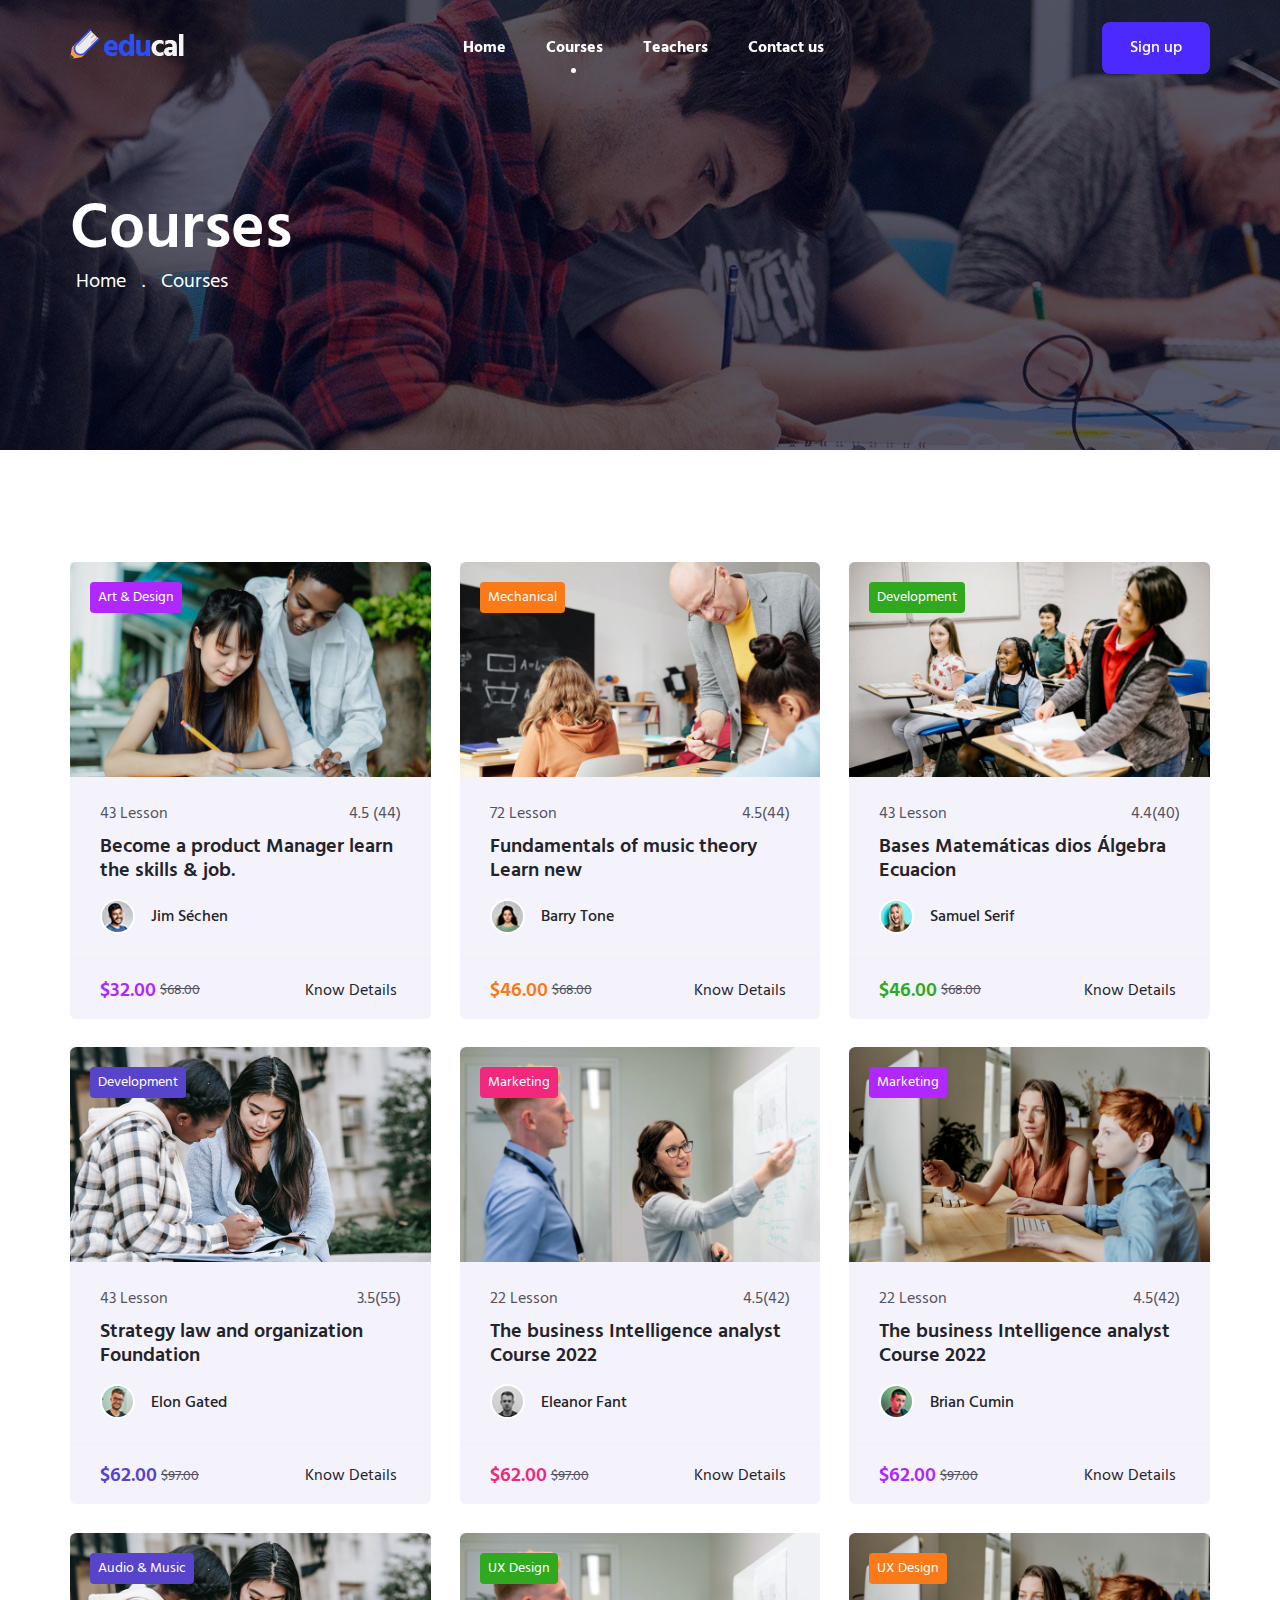
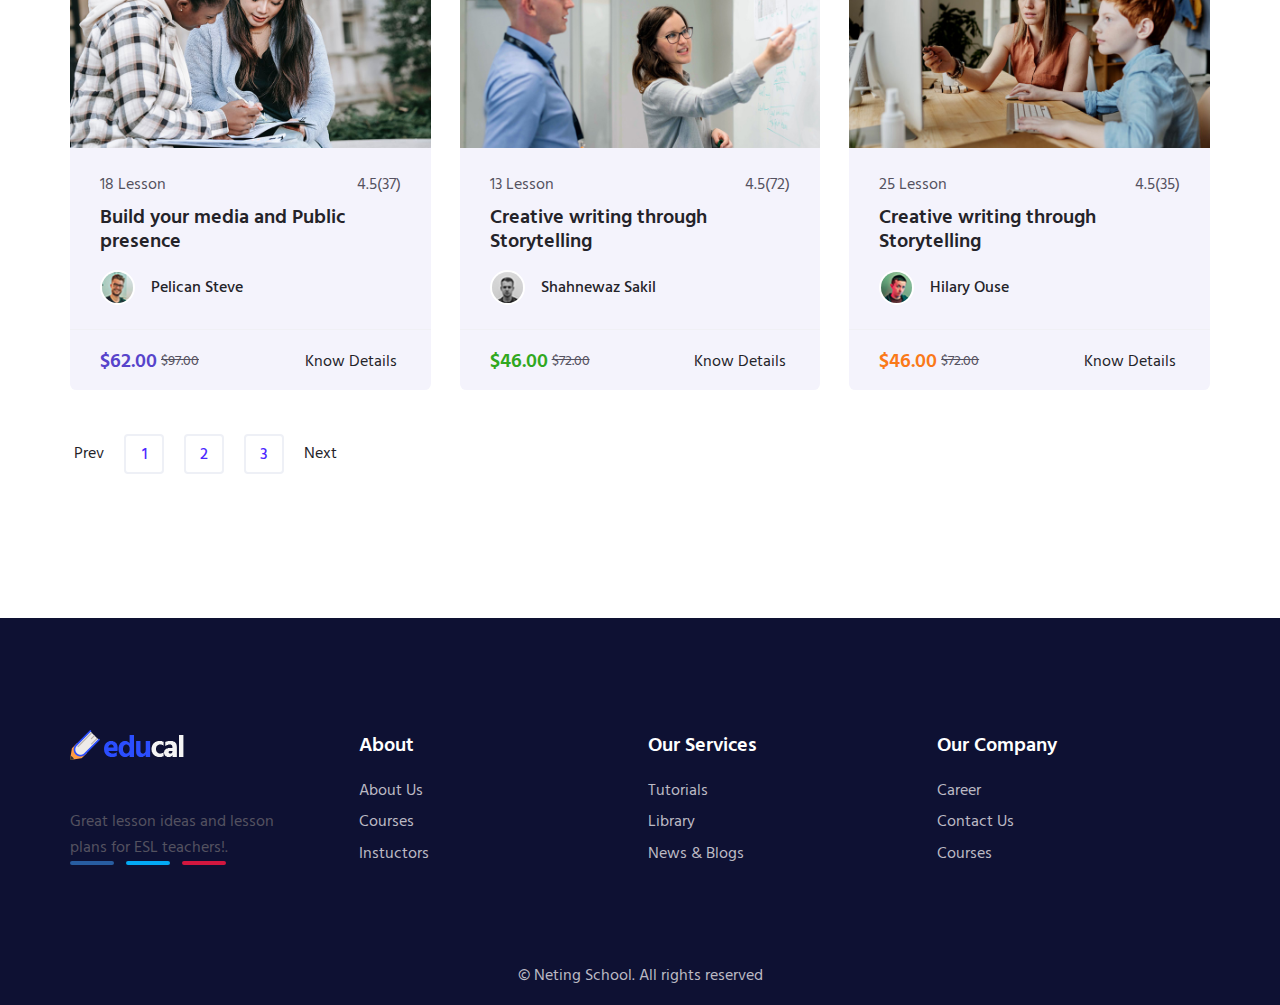
<file: courses.html>
<!DOCTYPE html>
<html lang="en">
<head>
    <meta charset="UTF-8">
    <meta http-equiv="X-UA-Compatible" content="IE=edge">
    <meta name="viewport" content="width=device-width, initial-scale=1.0">

    <!--=============== UNICONS ===============-->
    <link rel="stylesheet" href="https://unicons.iconscout.com/release/v4.0.0/css/line.css">
    <link rel="stylesheet" href="https://unicons.iconscout.com/release/v4.0.0/css/solid.css">

    <!--=============== CSS ===============-->
    <link rel="stylesheet" href="assets/Css/style.css">

    <title>Neting School</title>
</head>
<body>
    <!--=============== HEADER ===============-->
    <header class="header" id="header">
        <nav class="nav container">
          <a href="index.html" class="nav__logo logo__light"
            ><img src="assets/Img/logo-light.png" alt=""
          /></a>
          <a href="index.html" class="nav__logo logo__dark"
            ><img src="assets/Img/logo-dark.png" alt=""
          /></a>
  
          <div class="nav__menu" id="nav-menu">
            <ul class="nav__list">
              <li class="nav__item">
                <a href="index.html" class="nav__link">Home</a>
              </li>
  
              <li class="nav__item">
                <a href="courses.html" class="nav__link active-link" >Courses</a>
              </li>
  
              <li class="nav__item">
                <a href="teachers.html" class="nav__link">Teachers</a>
              </li>
  
              <li class="nav__item">
                <a href="contact.html" class="nav__link">Contact us</a>
              </li>
            </ul>
  
            <div class="nav__close" id="nav-close">
              <i class="uil uil-times"></i>
            </div>
          </div>
  
          <div class="nav__toggle" id="nav-toggle">
            <i class="uil uil-apps"></i>
          </div>
  
          <a href="#" class="button button__header">Sign up</a>
        </nav>
      </header>

    <!--=============== MAIN ===============-->
    <main class="main">
        <!--=============== PAGE TITLE ===============-->
        <section class="page__title-area">
            <div class="page__title-wrapper container">
                <h1 class="page__title">Courses</h1>

                <nav class="breadcrumb">
                    <ul class="breadcrumb__list">
                        <li class="breadcrumb__item">
                            <a href="index.html" class="breadcrumb__link">Home</a>
                        </li>
                        <li class="breadcrumb__item">
                            <span class="breadcrumb__link">.</span>
                        </li>
                        <li class="breadcrumb__item">
                           <span class="breadcrumb__link">Courses</span>
                        </li>
                    </ul>
                </nav>
            </div>
        </section>

        <!--=============== COURSES ===============-->
        <section class="courses section container">
            <div class="courses__container grid">
                <div class="course__item">
                  <div class="course__box">
                    <img src="assets/Img/course-1.jpg" alt="" class="course__img" />
                    <div class="course__tag">Art & Design</div>
                  </div>
                  <div class="course__content">
                    <div class="course__meta">
                      <div class="course__lesson">
                        <i class="uil uil-book-alt"></i> 43 Lesson
                      </div>
      
                      <div class="course__rating">
                        <i class="uis uis-star"></i> 4.5 (44)
                      </div>
                    </div>
                    <h3 class="course__title">
                      Become a product Manager learn the skills & job.
                    </h3>
                    <div class="course__teacher">
                      <img
                        src="assets/Img/course-teacher-1.jpg"
                        alt=""
                        class="course__teacher-img"
                      />
                      <h3 class="course__teacher-title">Jim Séchen</h3>
                    </div>
                  </div>
      
                  <div class="course__more">
                    <div class="course__prices">
                      <span class="course__discount">$32.00</span>
                      <span class="course__price">$68.00</span>
                    </div>
      
                    <span class="course__button">
                      Know Details
                      <i class="uil uil-arrow-right course__button-icon"></i>
                    </span>
                  </div>
                </div>
      
                <div class="course__item">
                  <div class="course__box">
                    <img src="assets/Img/course-2.jpg" alt="" class="course__img" />
                    <div class="course__tag">Mechanical</div>
                  </div>
                  <div class="course__content">
                    <div class="course__meta">
                      <div class="course__lesson">
                        <i class="uil uil-book-alt"></i> 72 Lesson
                      </div>
      
                      <div class="course__rating">
                        <i class="uis uis-star"></i> 4.5(44)
                      </div>
                    </div>
                    <h3 class="course__title">
                      Fundamentals of music theory Learn new
                    </h3>
                    <div class="course__teacher">
                      <img
                        src="assets/Img/course-teacher-2.jpg"
                        alt=""
                        class="course__teacher-img"
                      />
                      <h3 class="course__teacher-title">Barry Tone</h3>
                    </div>
                  </div>
      
                  <div class="course__more">
                    <div class="course__prices">
                      <span class="course__discount">$46.00</span>
                      <span class="course__price">$68.00</span>
                    </div>
      
                    <span class="course__button">
                      Know Details
                      <i class="uil uil-arrow-right course__button-icon"></i>
                    </span>
                  </div>
                </div>
      
                <div class="course__item">
                  <div class="course__box">
                    <img src="assets/Img/course-3.jpg" alt="" class="course__img" />
                    <div class="course__tag">Development</div>
                  </div>
                  <div class="course__content">
                    <div class="course__meta">
                      <div class="course__lesson">
                        <i class="uil uil-book-alt"></i> 43 Lesson
                      </div>
      
                      <div class="course__rating">
                        <i class="uis uis-star"></i> 4.4(40)
                      </div>
                    </div>
                    <h3 class="course__title">
                      Bases Matemáticas dios Álgebra Ecuacion
                    </h3>
                    <div class="course__teacher">
                      <img
                        src="assets/Img/course-teacher-3.jpg"
                        alt=""
                        class="course__teacher-img"
                      />
                      <h3 class="course__teacher-title">Samuel Serif</h3>
                    </div>
                  </div>
      
                  <div class="course__more">
                    <div class="course__prices">
                      <span class="course__discount">$46.00</span>
                      <span class="course__price">$68.00</span>
                    </div>
      
                    <span class="course__button">
                      Know Details
                      <i class="uil uil-arrow-right course__button-icon"></i>
                    </span>
                  </div>
                </div>
      
                <div class="course__item">
                  <div class="course__box">
                    <img src="assets/Img/course-4.jpg" alt="" class="course__img" />
                    <div class="course__tag">Development</div>
                  </div>
                  <div class="course__content">
                    <div class="course__meta">
                      <div class="course__lesson">
                        <i class="uil uil-book-alt"></i> 43 Lesson
                      </div>
      
                      <div class="course__rating">
                        <i class="uis uis-star"></i> 3.5(55)
                      </div>
                    </div>
                    <h3 class="course__title">
                      Strategy law and organization Foundation
                    </h3>
                    <div class="course__teacher">
                      <img
                        src="assets/Img/course-teacher-4.jpg"
                        alt=""
                        class="course__teacher-img"
                      />
                      <h3 class="course__teacher-title">Elon Gated</h3>
                    </div>
                  </div>
      
                  <div class="course__more">
                    <div class="course__prices">
                      <span class="course__discount">$62.00</span>
                      <span class="course__price">$97.00</span>
                    </div>
      
                    <span class="course__button">
                      Know Details
                      <i class="uil uil-arrow-right course__button-icon"></i>
                    </span>
                  </div>
                </div>
      
                <div class="course__item">
                  <div class="course__box">
                    <img src="assets/Img/course-5.jpg" alt="" class="course__img" />
                    <div class="course__tag">Marketing</div>
                  </div>
                  <div class="course__content">
                    <div class="course__meta">
                      <div class="course__lesson">
                        <i class="uil uil-book-alt"></i> 22 Lesson
                      </div>
      
                      <div class="course__rating">
                        <i class="uis uis-star"></i> 4.5(42)
                      </div>
                    </div>
                    <h3 class="course__title">
                      The business Intelligence analyst Course 2022
                    </h3>
                    <div class="course__teacher">
                      <img
                        src="assets/Img/course-teacher-5.jpg"
                        alt=""
                        class="course__teacher-img"
                      />
                      <h3 class="course__teacher-title">Eleanor Fant</h3>
                    </div>
                  </div>
      
                  <div class="course__more">
                    <div class="course__prices">
                      <span class="course__discount">$62.00</span>
                      <span class="course__price">$97.00</span>
                    </div>
      
                    <span class="course__button">
                      Know Details
                      <i class="uil uil-arrow-right course__button-icon"></i>
                    </span>
                  </div>
                </div>
      
                <div class="course__item">
                  <div class="course__box">
                    <img src="assets/Img/course-6.jpg" alt="" class="course__img" />
                    <div class="course__tag">Marketing</div>
                  </div>
                  <div class="course__content">
                    <div class="course__meta">
                      <div class="course__lesson">
                        <i class="uil uil-book-alt"></i> 22 Lesson
                      </div>
      
                      <div class="course__rating">
                        <i class="uis uis-star"></i> 4.5(42)
                      </div>
                    </div>
                    <h3 class="course__title">
                      The business Intelligence analyst Course 2022
                    </h3>
                    <div class="course__teacher">
                      <img
                        src="assets/Img/course-teacher-6.jpg"
                        alt=""
                        class="course__teacher-img"
                      />
                      <h3 class="course__teacher-title">Brian Cumin</h3>
                    </div>
                  </div>
      
                  <div class="course__more">
                    <div class="course__prices">
                      <span class="course__discount">$62.00</span>
                      <span class="course__price">$97.00</span>
                    </div>
      
                    <span class="course__button">
                      Know Details
                      <i class="uil uil-arrow-right course__button-icon"></i>
                    </span>
                  </div>
                </div>

                <div class="course__item">
                    <div class="course__box">
                      <img src="assets/Img/course-4.jpg" alt="" class="course__img" />
                      <div class="course__tag">Audio & Music</div>
                    </div>
                    <div class="course__content">
                      <div class="course__meta">
                        <div class="course__lesson">
                          <i class="uil uil-book-alt"></i> 18 Lesson
                        </div>
        
                        <div class="course__rating">
                          <i class="uis uis-star"></i> 4.5(37)
                        </div>
                      </div>
                      <h3 class="course__title">
                        Build your media and Public presence
                      </h3>
                      <div class="course__teacher">
                        <img
                          src="assets/Img/course-teacher-4.jpg"
                          alt=""
                          class="course__teacher-img"
                        />
                        <h3 class="course__teacher-title">Pelican Steve</h3>
                      </div>
                    </div>
        
                    <div class="course__more">
                      <div class="course__prices">
                        <span class="course__discount">$62.00</span>
                        <span class="course__price">$97.00</span>
                      </div>
        
                      <span class="course__button">
                        Know Details
                        <i class="uil uil-arrow-right course__button-icon"></i>
                      </span>
                    </div>
                  </div>
        
                  <div class="course__item">
                    <div class="course__box">
                      <img src="assets/Img/course-5.jpg" alt="" class="course__img" />
                      <div class="course__tag">UX Design</div>
                    </div>
                    <div class="course__content">
                      <div class="course__meta">
                        <div class="course__lesson">
                          <i class="uil uil-book-alt"></i> 13 Lesson
                        </div>
        
                        <div class="course__rating">
                          <i class="uis uis-star"></i> 4.5(72)
                        </div>
                      </div>
                      <h3 class="course__title">
                        Creative writing through Storytelling
                      </h3>
                      <div class="course__teacher">
                        <img
                          src="assets/Img/course-teacher-5.jpg"
                          alt=""
                          class="course__teacher-img"
                        />
                        <h3 class="course__teacher-title">Shahnewaz Sakil</h3>
                      </div>
                    </div>
        
                    <div class="course__more">
                      <div class="course__prices">
                        <span class="course__discount">$46.00</span>
                        <span class="course__price">$72.00</span>
                      </div>
        
                      <span class="course__button">
                        Know Details
                        <i class="uil uil-arrow-right course__button-icon"></i>
                      </span>
                    </div>
                  </div>
        
                  <div class="course__item">
                    <div class="course__box">
                      <img src="assets/Img/course-6.jpg" alt="" class="course__img" />
                      <div class="course__tag">UX Design</div>
                    </div>
                    <div class="course__content">
                      <div class="course__meta">
                        <div class="course__lesson">
                          <i class="uil uil-book-alt"></i> 25 Lesson
                        </div>
        
                        <div class="course__rating">
                          <i class="uis uis-star"></i> 4.5(35)
                        </div>
                      </div>
                      <h3 class="course__title">
                        Creative writing through Storytelling
                      </h3>
                      <div class="course__teacher">
                        <img
                          src="assets/Img/course-teacher-6.jpg"
                          alt=""
                          class="course__teacher-img"
                        />
                        <h3 class="course__teacher-title">Hilary Ouse</h3>
                      </div>
                    </div>
        
                    <div class="course__more">
                      <div class="course__prices">
                        <span class="course__discount">$46.00</span>
                        <span class="course__price">$72.00</span>
                      </div>
        
                      <span class="course__button">
                        Know Details
                        <i class="uil uil-arrow-right course__button-icon"></i>
                      </span>
                    </div>
                  </div>
              </div>

              <div class="pagination">
                <span class="pagination__prev-button">  <i class="uil uil-arrow-left pagination__button-icon"></i> Prev</span>
                <span class="pagination__button">1</span>
                <span class="pagination__button">2</span>
                <span class="pagination__button">3</span>
                <span class="pagination__next-button">Next <i class="uil uil-arrow-right pagination__button-icon"></i></span>

              </div>
        </section>
    </main>

    <!--=============== FOOTER ===============-->
    <footer class="footer section">
        <div class="footer__container grid container">
          <div class="footer__content">
            <img src="assets/Img/logo-light.png" alt="" class="footer__logo" />
            <p class="footer__description">
              Great lesson ideas and lesson <br />
              plans for ESL teachers!.
            </p>
            <div class="footer__social">
              <a href="https://www.facebook.com/" class="footer__social-link">
                  <i class="uil uil-facebook-f"></i>
              </a>
              <a href="https://twitter.com/" class="footer__social-link">
                  <i class="uil uil-twitter"></i>
              </a>
              <a href="https://www.youtube.com/" class="footer__social-link">
                  <i class="uil uil-youtube"></i>
              </a>
            </div>
          </div>
  
          <div class="footer__content">
              <h3 class="footer__title">About</h3>
  
              <ul class="footer__links">
                  <li><a href="#" class="footer__link">About Us</a></li>
                  <li><a href="#" class="footer__link">Courses</a></li>
                  <li><a href="#" class="footer__link">Instuctors</a></li>
              </ul>
          </div>
  
          <div class="footer__content">
              <h3 class="footer__title">Our Services</h3>
  
              <ul class="footer__links">
                  <li><a href="#" class="footer__link">Tutorials</a></li>
                  <li><a href="#" class="footer__link">Library</a></li>
                  <li><a href="#" class="footer__link">News & Blogs</a></li>
              </ul>
          </div>
  
          <div class="footer__content">
              <h3 class="footer__title">Our Company</h3>
  
              <ul class="footer__links">
                  <li><a href="#" class="footer__link">Career</a></li>
                  <li><a href="#" class="footer__link">Contact Us</a></li>
                  <li><a href="#" class="footer__link">Courses</a></li>
              </ul>
          </div>
  
        </div>
  
        <span class="footer__copy">&#169; Neting School. All rights reserved</span>
      </footer>

    <!--=============== JS ===============-->
    <script src="assets/Js/main.js"></script>
</body>
</html>
</file>
<file: assets/Css/style.css>
/*=============== GOOGLE FONTS ===============*/
@import url('https://fonts.googleapis.com/css2?family=Hind:wght@500;600;700&display=swap');

/*=============== VARIABLES CSS ===============*/
:root {
    --header-height: 4.5rem;

    /*========== Colors ==========*/
    --hue: 250;
    --first-color: hsl(var(--hue), 100%, 58%);
    --title-color: hsl(var(--hue), 8%, 15%);
    --text-color: hsl(var(--hue), 8%, 35%);
    --body-color: #fff;
    --border-color: hsl(var(--hue), 8%, 80%);
    --container-color: hsl(var(--hue), 60%, 97%);

    /*========== Font and typography ==========*/
    /*.5rem = 8px | 1rem = 16px ...*/
    --body-font: 'Hind', sans-serif;
    --biggest-font-size: 4rem;
    --h1-font-size: 2.25rem;
    --h2-font-size: 1.5rem;
    --h3-font-size: 1.25rem;
    --normal-font-size: 1rem;
    --small-font-size: .875rem;
    --smaller-font-size: .813rem;

    /*========== Font weight ==========*/
    --font-medium: 500;
    --font-semibold: 600;
    --font-bold: 700;

    /*========== z index ==========*/
    --z-tooltip: 10;
    --z-fixed: 100;
}

/* Responsive typography */
@media screen and (max-width: 1024px) {
    :root {
        --biggest-font-size: 2.75rem;
        --h1-font-size: 1.5rem;
        --h2-font-size: 1.25rem;
        --h3-font-size: 1rem;
        --normal-font-size: .938rem;
        --small-font-size: .813rem;
        --smaller-font-size: .75rem;
    }
}

/*=============== BASE ===============*/
* {
    margin: 0;
    padding: 0;
    box-sizing: border-box;
}


body,
input,
textarea {
    font-family: var(--body-font);
    font-size: var(--text-color);
}

body {
    background-color: var(--body-color);
    color: var(--text-color);
}


h1, h2, h3 {
    color: var(--title-color);
    font-weight: var(--font-semibold);
}

ul {
    list-style: none;
}

a {
    text-decoration: none;
}

input {
    border: none;
    outline: none;
}

img {
    max-width: 100%;
    height: auto;
}


/*=============== LAYOUT ===============*/
    .container {
        max-width: 1140px;
        margin-left: auto;
        margin-right: auto;
    }

    .grid {
        display: grid;
    }




/*=============== REUSABLE CSS CLASSES ===============*/

.section {
    padding: 7rem 0 1rem;
}

.section__title {
    font-size: var(--h1-font-size);
    font-weight: var(--font-bold);
    text-align: center;
    margin-bottom: .25rem;
    line-height: 140%;
}

.section__subtitle {
    text-align: center;
    margin-bottom: 4rem;
}


.page__title-area {
    min-height: 450px;
    background-image: url(../Img/page-title.jpg);
    background-position: center;
    background-repeat: no-repeat;
    background-size: cover;
    position: relative;
    z-index: -2;
}

.page__title-area::after {
    position: absolute;
    content: '';
    top: 0;
    left: 0;
    width: 100%;
    height: 100%;
    background: rgba(0, 3, 32, .66);
    z-index: -1;
}

.page__title-wrapper {
    padding-top: 12.5rem;
}

.page__title {
    font-size: var(--biggest-font-size);
    color: #fff;
    line-height: 62px;
    margin-bottom: .25rem;
}

.breadcrumb__list {
    display: flex;
    column-gap: 1rem;
    margin-left: .4rem;
}

.breadcrumb__link {
    color: #fff;
    font-size: var(--h3-font-size);
    
}

/*=============== HEADER & NAV ===============*/

.header {
    width: 100%;
    background-color: transparent;
    position: fixed;
    top: 0;
    left: 0;
    z-index: var(--z-fixed);
    transition: .4s;
}

.nav {
    height: calc(var(--header-height) + 1.5rem);
    display: flex;
    justify-content: space-between;
    align-items: center;
}

.logo__dark {
    display: none;
}

.nav__link,
.nav__toggle {
    color: #fff;
    font-weight: var(--font-bold);
}

.nav__list {
    display: flex;
    flex-direction: row;
    column-gap: 2.5rem;
}

.nav__toggle {
    font-size: 1.5rem;
    margin-top: .25rem;
    cursor: pointer;
    display: none;
}

.nav__close {
    display: none;
}


/* Active link */

.active-link {
    position: relative;
}

.active-link::before {
    content: '';
    position: absolute;
    width: 5px;
    bottom: -.75rem;
    left: 45%;
    height: 5px;
    background-color: var(--body-color);
    border-radius: 50%;
}

/* Change background header */

.scroll-header {
    background-color: var(--container-color);
    box-shadow: 0 1px 4px hsla(var(--hue), 4%, 15%, .1);
}

.scroll-header .logo__light {
    display: none;
}

.scroll-header .logo__dark {
    display: block;
}

.scroll-header .nav__link {
    color: var(--title-color);
}

.scroll-header .active-link::before {
    background-color: var(--title-color);
}

.scroll-header .nav__toggle {
    color: var(--title-color)
}

/*=============== HOME ===============*/

.home {
    position: relative;
    min-height: 968px;
    background: url(../Img/home.jpg);
    background-repeat: no-repeat;
    padding: 18rem 0 2rem;
    z-index: -2;
}

.home::after {
    position: absolute;
    content: '';
    top: 0;
    left: 0;
    background-color: rgba(0, 3, 32, .66);
    width: 100%;
    height: 100%;
    z-index: -1;
}

.home__data {
    max-width: 650px;
}

.home__subtitle {
    font-size: var(--h3-font-size);
    font-weight: var(--font-medium);
    margin-bottom: 1rem;
    color: #ffb352
}

.home__title {
    font-size: var(--biggest-font-size);
    font-weight: var(--font-bold);
    color: #fff;
    line-height: 109%;
    margin-bottom: 1.5rem;
}

.home__description {
    font-size: var(--h3-font-size);
    color: hsl(var(--hue), 8%, 75%);
    padding-right: 2.8rem;
    margin-bottom: 2.5rem;
}

.about__courses {
    position: absolute;
    bottom: 0;
    left: 0;
    right: 0;
    z-index: var(--z-tooltip);
    grid-template-columns: repeat(4, 1fr);
}

.about__course-item {
    position: relative;
    height: 100px;
    padding: 23px 50px;
    padding-right: 1.8rem;
    z-index: -1;
}

.about__course-item::after {
    position: absolute;
    content: '';
    left: 0;
    top: 0;
    width: 100%;
    height: 100%;
    z-index: -2;
}

.about__course-item:nth-child(1) {
    background: url(../Img/slider-nav-4.jpg);
    background-position: center;
}

.about__course-item:nth-child(1)::after {
    background: rgba(247, 100, 30, .8)
}

.about__course-item:nth-child(2) {
    background: url(../Img/slider-nav-1.jpg);
    background-position: center;
}

.about__course-item:nth-child(2)::after {
    background: rgba(45, 105, 240, .8)
}

.about__course-item:nth-child(3) {
    background: url(../Img/slider-nav-2.jpg);
    background-position: center;
}

.about__course-item:nth-child(3)::after {
    background: rgba(231, 36, 110, .8)
}

.about__course-item:nth-child(4) {
    background: url(../Img/slider-nav-3.jpg);
    background-position: center;
}

.about__course-item:nth-child(4)::after {
    background: rgba(12, 174, 116, .8)
}

.about__course-total {
    display: inline-block;
    color: #fff; 
}

.about__course-title {
    color: #fff;
    font-size: var(--h3-font-size);
}

/*=============== BUTTONS ===============*/

.button {
    display: inline-block;
    color: #fff;
    padding: .8rem 1.75rem;
    border-radius: .5rem;
    font-weight: var(--font-medium);
    background-color: var(--first-color);
}

.button--link {
    color: var(--first-color);
    border: 2px solid var(--first-color);
    background-color: transparent;
    transition: .4s;
}

.button--link:hover {
    background-color: var(--first-color);
    color: #fff;
}



/*=============== ABOUT ===============*/

.about__container {
    grid-template-columns: repeat(2, 1fr);
    column-gap: 6rem;
}

.about__group {
    justify-self: flex-end;
    position: relative;

}

.about__thumb {
    margin-left: 6.25rem;
}

.about__thumb-img {
    width: 370px;
}

.about__review {
    position: absolute;
    left: -1.5rem;
    top: 6.25rem;
    transform: rotate(90deg);
}

.about__review p span {
    font-weight: var(--font-semibold);
    color: var(--title-color);
}

.about__banner {
    margin-top: -13rem;
}

.about__banner-img {
    width: 240px;
    border-radius: .4rem;
}

.about__students {
     margin-top: -5rem;
     margin-left: 16.8rem;
}

.about__student-img {
    width: 36px;
    height: 36px;
    border-radius: 50%;
    border: 2px solid var(--container-color);
}

.about__student-img + .about__student-img {
    margin-left: -.75rem;
}

.about__student-details {
    margin-top: .25rem;
    font-size: var(--small-font-size);
}

.about__student-details span {
    font-weight: var(--font-semibold);
    color: var(--title-color);
}

.about__title {
    margin-bottom: 1rem;
    text-align: left;
}

.about__description {
    margin-bottom: 2rem;
    padding-right: 2rem;
}

.about__details {
    display: grid;
    row-gap: .5rem;
    margin-bottom: 2.5rem;
}

.about__details-description {
    display: inline-flex;
    align-items: center;
    column-gap: .5rem;
    font-size: var(--small-font-size);
    color: var(--title-color);
}

.about__details-icon {
    font-size: 1.25rem;
    color: var(--first-color);
    
}


/*=============== TEACHERS ===============*/

.teachers__container  {
    grid-template-columns: repeat(3, 1fr);
    gap: 1.8rem;
}


.teacher__item {
    background-color: var(--container-color);
    padding: 1.875rem;
    text-align: center;
    border-radius: .4rem;
}

.teacher__img-box {
    margin-bottom: 1.5rem;
    overflow: hidden;
}

.teacher__img-box img {
    transform: scale(1);
    vertical-align: middle;
    transition: .4s;
}

.teacher__img-box:hover img {
    transform: scale(1.1);
}

.teacher__title {
    display: inline-block;
    font-size: var(--h3-font-size);
    margin-bottom: .75rem;
}

.teacher__social {
    display: flex;
    justify-content: center;
    column-gap: .6rem;
}

.teacher__social-link {
    width: 36px;
    height: 36px;
    display: grid;
    place-items: center;
    border: 2px solid var(--border-color);
    color: var(--title-color);
    border-radius: .25rem;
    transition: .4s;
}

.teacher__social-link:hover {
    background-color: var(--first-color);
    color: #fff;
    border: none;
}

.teacher__social-link i {
    font-weight: var(--font-semibold);
}


/*=============== BRANDS ===============*/

.brand__title {
    text-align: center;
    font-size: var(--h2-font-size);
    margin-bottom: 3rem;
}

.brand__container {
    grid-template-columns: repeat(6, 1fr);
    justify-items: center;
    margin-bottom: 3rem;
}

.brand__button {
    color: var(--title-color);
    font-size: var(--normal-font-size);
    display: flex;
    align-items: center;
    justify-content: center;
    column-gap: .25rem;
    cursor: pointer;
}

.brand__button-icon {
    font-size: 1.25rem;
    transition: .4s;
}

.brand__button:hover .brand__button-icon {
    transform: translateX(.25rem);
}

/*=============== COURSES ===============*/

.courses__container {
    grid-template-columns: repeat(3, 1fr);
    gap: 1.8rem;
}

.course__item {
    background-color: var(--container-color);
    position: relative;
    border-radius: 0 0 .4rem .4rem;
}

.course__box {
    border-radius: .4rem .4rem 0 0;
    overflow: hidden;
}

.course__img {
    transform: scale(1);
    vertical-align: middle;
    transition: .4s;
}

.course__box:hover .course__img {
    transform: scale(1.1);
}

.course__tag {
    position: absolute;
    top: 1.25rem;
    left: 1.25rem;
    background-color: var(--first-color);
    color: #fff;
    font-size: var(--small-font-size);
    padding: .25rem .5rem;
    border-radius: .25rem;
}

.course__content {
    padding: 1.5rem 1.875rem;
}

.course__meta {
    display: flex;
    justify-content: space-between;
    align-items: center;
    margin-bottom: .5rem;
}

.course__lesson .course__rating{
    display: inline-flex;
    align-items: center;
    column-gap: .25rem;
    font-size: var(--small-font-size);
}

.course__rating .uis {
    color: #ff9415;   
}

.course__title {
    font-size: var(--h3-font-size);
    margin-bottom: 1rem;
    line-height: 1.2;
    cursor: pointer;
    transition: .4s;
}

.course__title:hover {
    color: var(--first-color)
}

.course__teacher {
    display: flex;
    column-gap: 1rem;
    align-items: center;
}

.course__teacher-img {
    width: 35px;
    height: 35px;
    border: 2px solid #fff;
    border-radius: 50%;
}

.course__teacher-title {
    font-size: var(--normal-font-size);
    font-weight: var(--font-medium);
    padding-top: .125rem;
    cursor: pointer;
    transition: .4s;
}

.course__teacher-title:hover {
    color: var(--first-color);
}

.course__more {
    display: flex;
    justify-content: space-between;
    padding: .6rem 1.875rem .75rem;
    padding-top: 1rem;
    border-top: 1px solid #f0f0f5;
}

.course__prices {
    display: flex;
    align-items: center;
}

.course__discount {
    font-size: var(--h3-font-size);
    font-weight: var(--font-semibold);
    padding-right: .25rem;
}

.course__price {
    font-size: var(--small-font-size);
    text-decoration: line-through;
}


.course__button {
    color: var(--title-color);
    font-size: var(--normal-font-size);
    display: inline-flex;
    align-items: center;
    justify-content: center;
    column-gap: .25rem;
    cursor: pointer;
}

.course__button-icon {
    font-size: 1.25rem;
    transition: .4s;
}

.course__button:hover .course__button-icon {
    transform: translateX(.25rem);
}

.course__item:nth-child(1) .course__tag {
    background-color: #b128ff;
}

.course__item:nth-child(1) .course__discount {
    color: #b128ff;
}

.course__item:nth-child(9) .course__tag,
.course__item:nth-child(2) .course__tag {
    background-color: #fa7919;
}

.course__item:nth-child(9) .course__discount,
.course__item:nth-child(2) .course__discount {
    color: #fa7919;
}

.course__item:nth-child(8) .course__tag,
.course__item:nth-child(3) .course__tag {
    background-color: #30a820;
}

.course__item:nth-child(8) .course__discount,
.course__item:nth-child(3) .course__discount {
    color: #30a820;
}

.course__item:nth-child(7) .course__tag,
.course__item:nth-child(4) .course__tag {
    background-color: #5744cb;
}

.course__item:nth-child(7) .course__discount,
.course__item:nth-child(4) .course__discount {
    color: #5744cb;
}

.course__item:nth-child(5) .course__tag {
    background-color: #f2277e;
}

.course__item:nth-child(5) .course__discount {
    color: #f2277e;
}

.course__item:nth-child(6) .course__tag {
    background-color: #b128ff;
}

.course__item:nth-child(6) .course__discount {
    color: #b128ff;
}

/*=============== COURSES PAGE ===============*/

.pagination {
    display: flex;
    align-items: center;
    column-gap: 1.25rem;
    margin-top: 2.75rem;
}


.pagination__button {
    display: inline-block;
    width: 40px;
    height: 40px;
    line-height: 38px;
    text-align: center;
    border-radius: .25rem;
    font-weight: var(--font-medium);
    border: 2px solid #eef0f6;
    cursor: pointer;
    color: var(--first-color);
    transition: .4s;
}

.pagination__button:hover {
    background-color: var(--first-color);
    border-color: var(--first-color);
    color: #fff;
}

.pagination__prev-button,
.pagination__next-button {
    color: var(--title-color);
    font-size: var(--normal-font-size);
    display: flex;
    align-items: center;
    column-gap: .25rem;
    cursor: pointer;
}

/*=============== COURSE DETAILS PAGE ===============*/

.details__container {
    grid-template-columns: 8fr 4fr;
    column-gap: 3rem;
    align-items: flex-start;
}

.details__tag {
    display: inline-block;
    background-color: var(--first-color);
    color: #fff;
    padding: .25rem .5rem;
    font-size: var(--small-font-size);
    border-radius: .25rem;
    margin-bottom: 1.5rem;
}

.details__title {
    font-size: 3.2rem;
    font-weight: var(--font-bold);
    line-height: 1.1;
    margin-bottom: 1.5rem;
}

.details__meta {
    display: flex;
    flex-wrap: wrap;
    column-gap: 4.4rem;
    row-gap: 1.5rem;
    margin-bottom: 3rem;
}

.details__teacher {
    display: flex;
    align-items: center;
    column-gap: 1rem;
}

.details__teacher-img {
    width: 44px;
    height: 44px;
    border-radius: 50%;
    border: 2px solid var(--container-color);
}

.details__subtitle {
    font-size: var(--small-font-size);
    font-weight: var(--font-semibold);
}

.details__data-title {
    font-size: var(--normal-font-size);
}

.details__data-title .uis {
    color: #ff9415;
}

.details__img {
    margin-bottom: 3rem;
}

.course__description-title {
    font-size: var(--h2-font-size);
    margin-bottom: .75rem;
}

.description__description-details {
    margin-bottom: 2rem;
    text-align: justify;
}

.description__list-title {
    font-size: var(--h2-font-size);
    margin-bottom: .75rem;
}

.description__list-details {
    display: grid;
    row-gap: .5rem;
    margin-bottom: 2.5rem;
}

.description__list-data {
    display: inline-flex;
    align-items: center;
    column-gap: .5rem;
    color: var(--text-color);
}

.details__icon {
    font-size: 1.25rem;
    color: var(--first-color);
}



.instructors {
    display: flex;
    column-gap: 3.4rem;
    flex-wrap: wrap;
    row-gap: 1.5rem;
    margin-bottom: 2.5rem;
}


.instructors__group {
    display: flex;
    column-gap: 1.25rem;
    align-items: center;
}

.instructor__img {
    width: 50px;
    height: 50px;
    border-radius: 50%;
}

.instructor__title {
    font-size: var(--normal-font-size);
}

.instructor__subtitle {
    font-size: var(--small-font-size);
}

.share__title {
    font-size: var(--h3-font-size);
    margin-bottom: .5rem;
}

.course__social {
    display: flex;
    column-gap: .75rem;
}

.course__social-link {
    display: inline-flex;
    background-color: var(--container-color);
    padding: .5rem .75rem;
    border-radius: .25rem;
    font-size: 1rem;
    color: #fff;
    transition: .4s;
}

.course__social-link:nth-child(1) {
    color: #285da1;
    background-color: rgba(40, 93, 161, .1);
}

.course__social-link:nth-child(2) {
    color: #03a9f4;
    background-color: rgba(3, 169, 244, .1);
}

.course__social-link:nth-child(3) {
    color: #d2173f;
    background-color: rgba(216, 22, 63, .1);
}

.course__social-link:hover:nth-child(1) {
    background-color: #285da1;
}

.course__social-link:hover:nth-child(2) {
    background-color: #03a9f4;
}

.course__social-link:hover:nth-child(3) {
    background-color: #d2173f;
}

.course__social-link:hover {
    color: #fff;
}

.course__video {
    background-color: var(--container-color);
    padding: 1.875rem;
}

.course__video-thumb {
    border-radius: .25rem;
    margin-bottom: 1.5rem;
}

.course__video-meta {
    display: flex;
    align-items: center;
    justify-content: space-between;
    margin-bottom: 1.5rem;
}

.course__video-prices {
    display: flex;
    align-items: center;
}

.new__price {
    font-size: var(--h2-font-size);
    color: var(--title-color);
    font-weight: var(--font-semibold);
    padding: .5rem;
}

.old__price {
    font-size: var(--normal-font-size);
    text-decoration: line-through;
}

.course__video-discount {
    display: inline-block;
    font-size: var(--small-font-size);
    height: 24px;
    line-height: 24px;
    padding: 0 .75rem;
    color: #ff4690;
    background: rgba(255, 70, 144,0.08);
    font-weight: var(--font-semibold);
    border-radius: .25rem;
}

.course__video-content {
    margin-bottom: 2rem;
}

.course__video-group {
    display: flex;
    align-items: center;
    column-gap: .75rem;
}
 

.course__video-group:not(:last-child) {
    padding-bottom: .75rem;
    margin-bottom: .75rem;
    border-bottom: 1px solid #eef0f6;
}

.course__video-icon {
    font-size: var(--h3-font-size);
}

.course__video-info {
    font-weight: normal;
    color: var(--first-color);
    padding-right: .4rem;
}

.course__payment {
    margin-bottom: 2rem;
}

.course__payment-title {
    font-size: var(--h3-font-size);
    margin-bottom: .5rem;
}

.course__enroll-button {
    color: #fff;
    font-size: var(--normal-font-size);
    background-color: var(--first-color);
    padding: .5rem 0;
    border-radius: .25rem;
    display: flex;
    justify-content: center;
    align-items: center;
    column-gap: .25rem;
    cursor: pointer;
}

.enroll__button-icon {
    font-size: 1.25rem;
    transition: .4s;
}

.course__enroll-button:hover .enroll__button-icon {
    transform: translateX(.25rem);
}

.recommended__courses {
    margin-bottom: 3rem;
    text-align: left;
}

/*=============== CONTACT PAGE ===============*/

.contact__container {
    grid-template-columns: 8fr 4fr;
    column-gap: 6rem;
}

.contact__title {
    text-align: left;
}

.contact__subtitle {
    margin-bottom: 2.5rem;
}

.contact__info {
    display: grid;
    row-gap: 2.25rem;
}

.contact__item:not(:last-child) {
    display: flex;
    column-gap: 1.75rem;
}

.contact__item-title {
    font-size: var(--h3-font-size);
    margin-bottom: .25rem;
}

.contact__item-subtitle {
    display: block;
}

.contact__icon {
    font-size: 1.5rem;
    color: var(--first-color);
}

.contact__item:last-child {
    padding-left: 3.25rem;
}

.contact__social-title {
    margin-bottom: .75rem;
}

.contact__form-group {
    display: grid;
    grid-template-columns: repeat(2, 1fr);
    column-gap: 1.8rem;
}

.contact__form-div {
    position: relative;
    margin-bottom: 2rem;
    height: 4rem;
}

.contact__form-input {
    background-color: var(--container-color);
    position: absolute;
    width: 100%;
    height: 100%;
    top: 0;
    left: 0;
    color: var(--text-color);
    border-radius: .25rem;
    padding: 1.5rem;
}

.contact__form-area {
    height: 11rem;
}

.contact__form-area textarea {
    resize: none;
    outline: none;
    border: none;
}


/*=============== FOOTER ===============*/

.footer {
    margin-top: 8rem;
    background-color: #0e1133;
}

.footer__container {
    grid-template-columns: repeat(4, 1fr);
    justify-content: center;
    column-gap: 1rem;
}

.footer__logo {
    margin-bottom: 1.25rem;
}

.footer__logo {
    color: hsl(var(--hue), 8%, 75%);
    margin-bottom: 2.5rem;
}

.footer__social {
    display: flex;
    column-gap: .75rem;
}

.footer__social-link {
    display: inline-block;
    background-color: var(--container-color);
    width: 44px;
    height: 44op;
    line-height: 42px;
    text-align: center;
    color: #fff;
    border-radius: .25rem;
    font-size: 1rem;
    border: 2px solid;
    transition: .4s;
}

.footer__social-link:nth-child(1) {
    background-color: #285da1;
    border-color: #285da1;
}

.footer__social-link:nth-child(2) {
    background-color: #03a9f4;
    border-color: #03a9f4;
}

.footer__social-link:nth-child(3) {
    background-color: #d2173f;
    border-color: #d2173f;
}

.footer__social-link:hover {
    background-color: transparent;
}

.footer__title {
    font-size: var(--h3-font-size);
    color: #fff;
    margin-bottom: 1rem;
}

.footer__links {
    display: grid;
    row-gap: .35rem;
}

.footer__link {
    font-size: var(--normal-font-size);
    color: hsl(var(--hue), 8%, 75%);
    transition: .3s;
}

.footer__link:hover {
    color: #fff;
}

.footer__copy {
    display: block;
    text-align: center;
    font-size: var(--normal-font-size);
    color: hsl(var(--hue), 8%, 75%);
    margin-top: 6rem;
}

/*=============== SCROLL BAR ===============*/


/*=============== BREAKPOINTS ===============*/
/* For large devices */
@media screen and (max-width:1206px) {
    .container {
        margin-left: 2rem;
        margin-right: 2rem;
    }

    .about__course-item {
        padding: 16px 18px;
        height: 80px;
    }

    .about__container {
        column-gap: 3rem;
    }

    .about__description {
        padding-right: 0;
    }
}

@media screen and (max-width:1024px) {
    .container {
        margin-left: 1.5rem;
        margin-right: 1.5rem;
    }
    
    .home {
        min-height: 868px;
    }

    .home__data {
        max-width: 550px;
    }

    .about__container {
        grid-template-columns: 1fr;
        row-gap: 3rem;
    }

    .about__group {
        justify-self: center;
    }

    .about__banner {
        margin-top: -110px;
    }

    .about__thumb-img {
        width: 270px;
    }

    .about__banner-img {
        width: 180px;
    }

    .about__students {
        margin-top: -80px;
        margin-left: 220px;
    }

    .teachers__container,
    .courses__container {
        grid-template-columns: repeat(2, 340px);
        justify-content: center;
    }

    .course__content {
        padding: 1rem 1.25rem;
    }

    .course__more {
        padding: .5rem 1.25rem;
    }

    .pagination {
        justify-content: center;
    }   

    .details__container {
        grid-template-columns: .8fr;
        justify-content: center;
        row-gap: 3rem;
    }

    .course__video-thumb {
        width: 100%;
    }

    .contact__container {
        column-gap: 3rem;
    }

    .contact__form-group {
        grid-template-columns: 1fr;
    }

}


/* For medium devices */
@media screen and (max-width:767px) {
    .nav {
        height: var(--header-height);
    }

    .button__header {
        display: none;
    }

    .nav__toggle {
        display: block;
    }

    .nav__menu {
        position: fixed;
        width: 100%;
        background: var(--container-color);
        top: -150%;
        left: 0;
        padding: 3.5rem 0;
        z-index: var(--z-fixed);
        border-radius: 0 0 .4rem .4rem;
        transition: .4s;
    }

    .nav__list {
        flex-direction: column;
        row-gap: 1.5rem;
        align-items: center;
    }

    .nav__close {
        display: block;
        position: absolute;
        font-size: 1.8rem;
        top: .5rem;
        right: .7rem;
        cursor: pointer;
    }

    .nav__link {
        color: var(--title-color)
    }
    
    .active-link::before {
        background-color: var(--title-color);
    }

    .show-menu {
        top: 0;
    }

    .home {
        min-width: 700px;
        padding-top: 14rem;
    }

    .about__courses {
        display: none;
     }

     .teachers__container,
     .courses__container {
        grid-template-columns: 320px;
     }

     .teacher__item {
        padding: 1.25rem;
     }

     .brand__container {
        grid-template-columns: repeat(3, 1fr);
        row-gap: 2.5rem;
     }
    
     .footer__container {
        grid-template-columns: 1fr;
        row-gap: 2rem;
        justify-items: start;
     }

     .home__title {
        font-size: 2rem;
     }

     .footer__copy {
        margin-top: 4.5rem;
     }

     .pagination {
        column-gap: .625rem;
     }

    .pagination__button {
        width: 36px;
        height: 36px;
        line-height: 34px;
     }

     .contact__container {
        grid-template-columns: 1fr;
        row-gap: 3rem;
     }

     .contact__group {
        order: -1;
     }


}

@media screen and (max-width:576px) {
    .home__description {
        padding-right: 0;
    }

    .about__thumb-img {
        width: 240px;
    }

    .about__banner-img {
        width: 160px;
    }

    .about__banner {
        margin-top: -25px;
    }

    .about__students {
        margin-top: 20px;
        margin-left: 0;
    }

    .brand__container {
        grid-template-columns: repeat(2, 1fr);
    }

    .details__container {
        grid-template-columns: 1fr;
    }

    .details__title {
        font-size: var(--h1-font-size);
    }

}


/* For small devices */
@media screen and (max-width:350px) {
    .container {
        margin-left: 1rem;
        margin-right: 1rem;
    }

    .home {
        min-height: 668px;
    }

    .home__title {
        font-size: var(--h1-font-size)
     }

     .home__subtitle {
        font-size: var(--normal-font-size);
     }

     .home__description {
        font-size: var(--normal-font-size);
     }

     .about__review {
        top: 4.5rem;
     }

     .about__banner-img {
        width: 140px;
     }

     .courses__container,
     .teachers__container {
        grid-template-columns: 1fr;
     }

     .course__video {
        padding: 1.5rem;
     }
}
</file>
